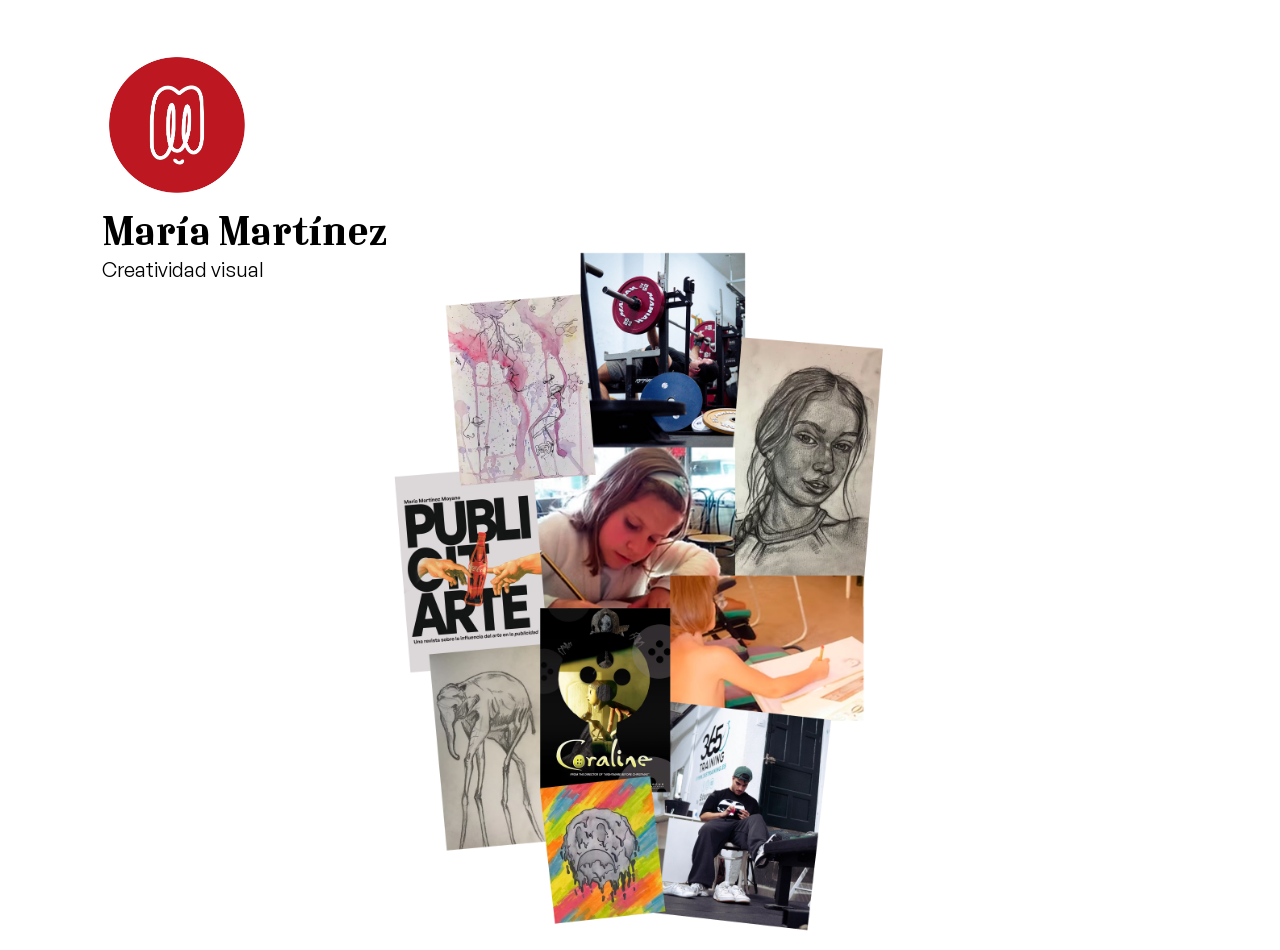
<file: index.html>
<!DOCTYPE html>
<html lang="en">

<head>
<meta charset="UTF-8">
<meta name="viewport" content="width=device-width, initial-scale=1.0">
<title>Document</title>
<link rel="stylesheet" href="styleindex.css">
</head>

<body>

<div class="logoyminombre">
    <img class="logoportada" src="assets/logo circular.webp" alt="milogo">
    <h1>María Martínez</h1>
    <p>Creatividad visual</p>
</div>

<div class="imagencentral">
     <a href="portfolio.html" class="clicable">
        <img src="assets/imagenportada.avif" alt="algunos trabajos">
    </a>
    <span class="mensaje-clic">Pincha en la imagen</span>
</div>
</body>
</html>
</file>
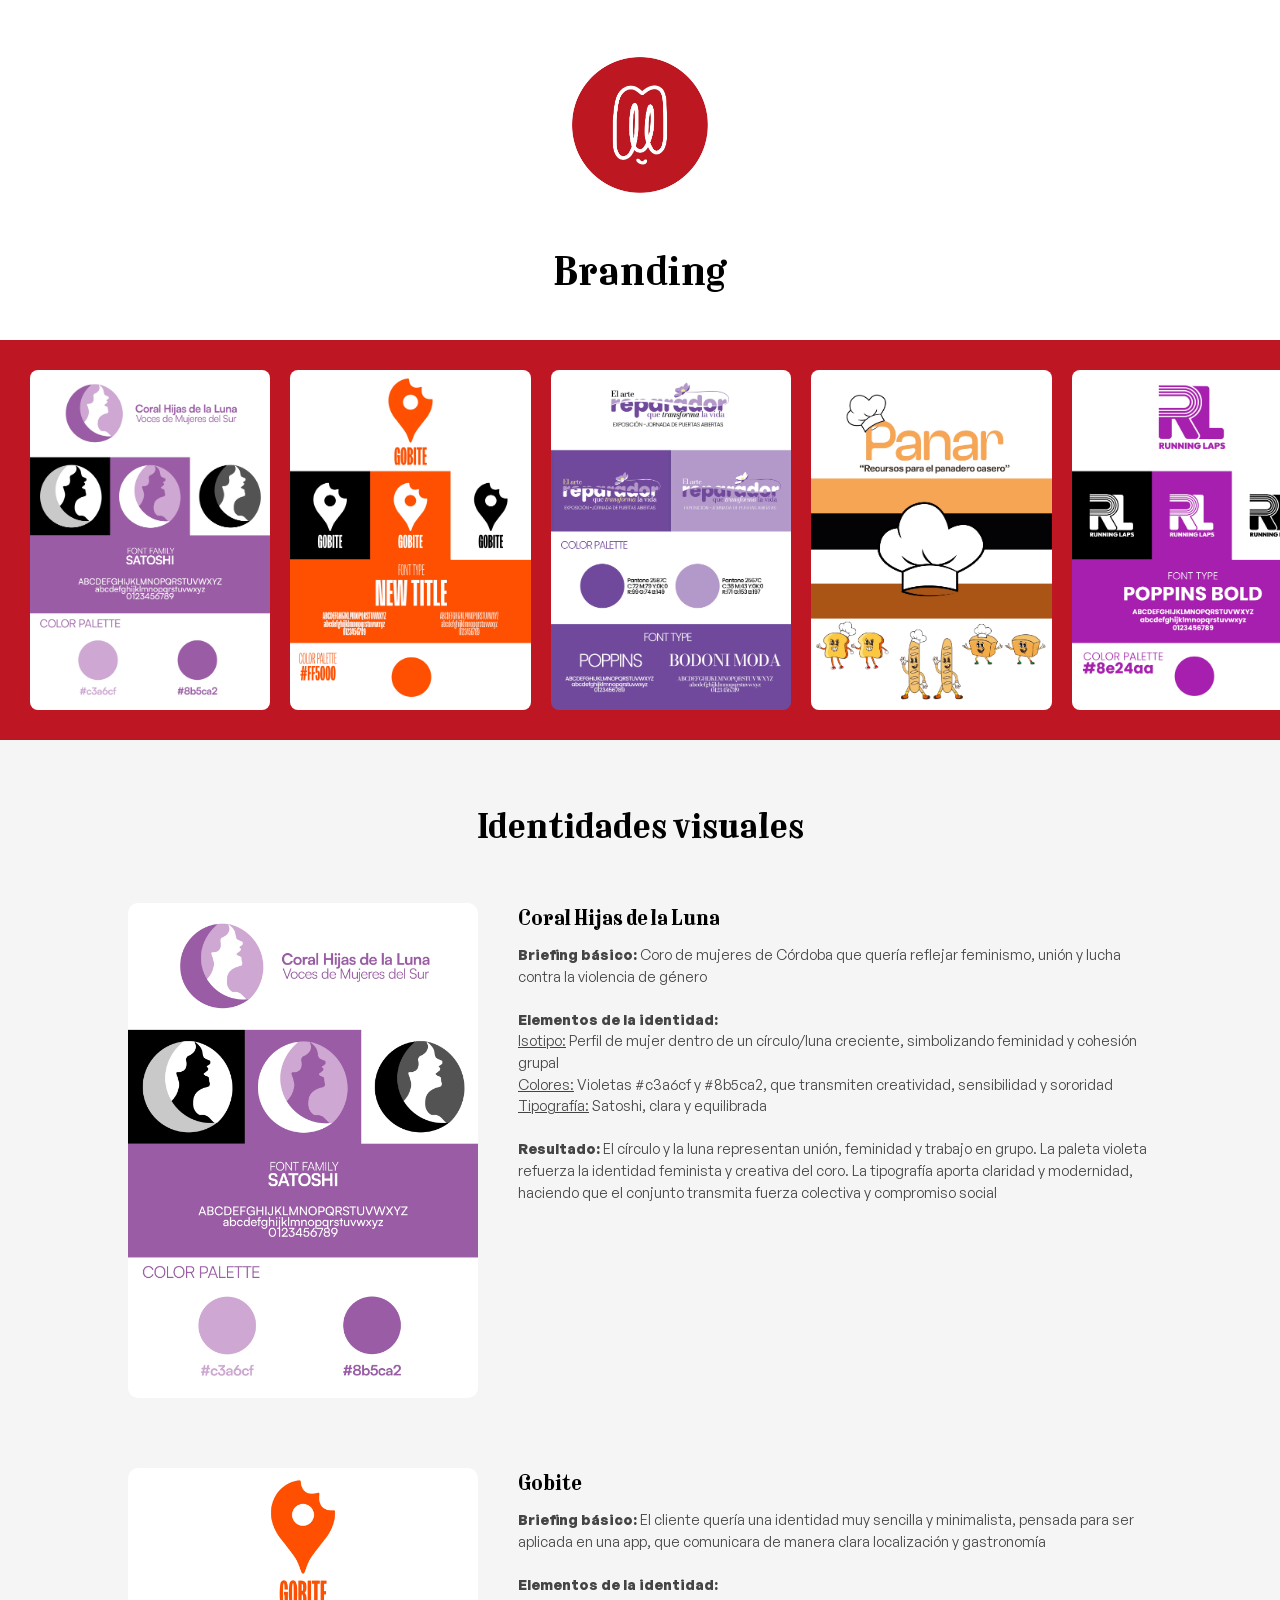
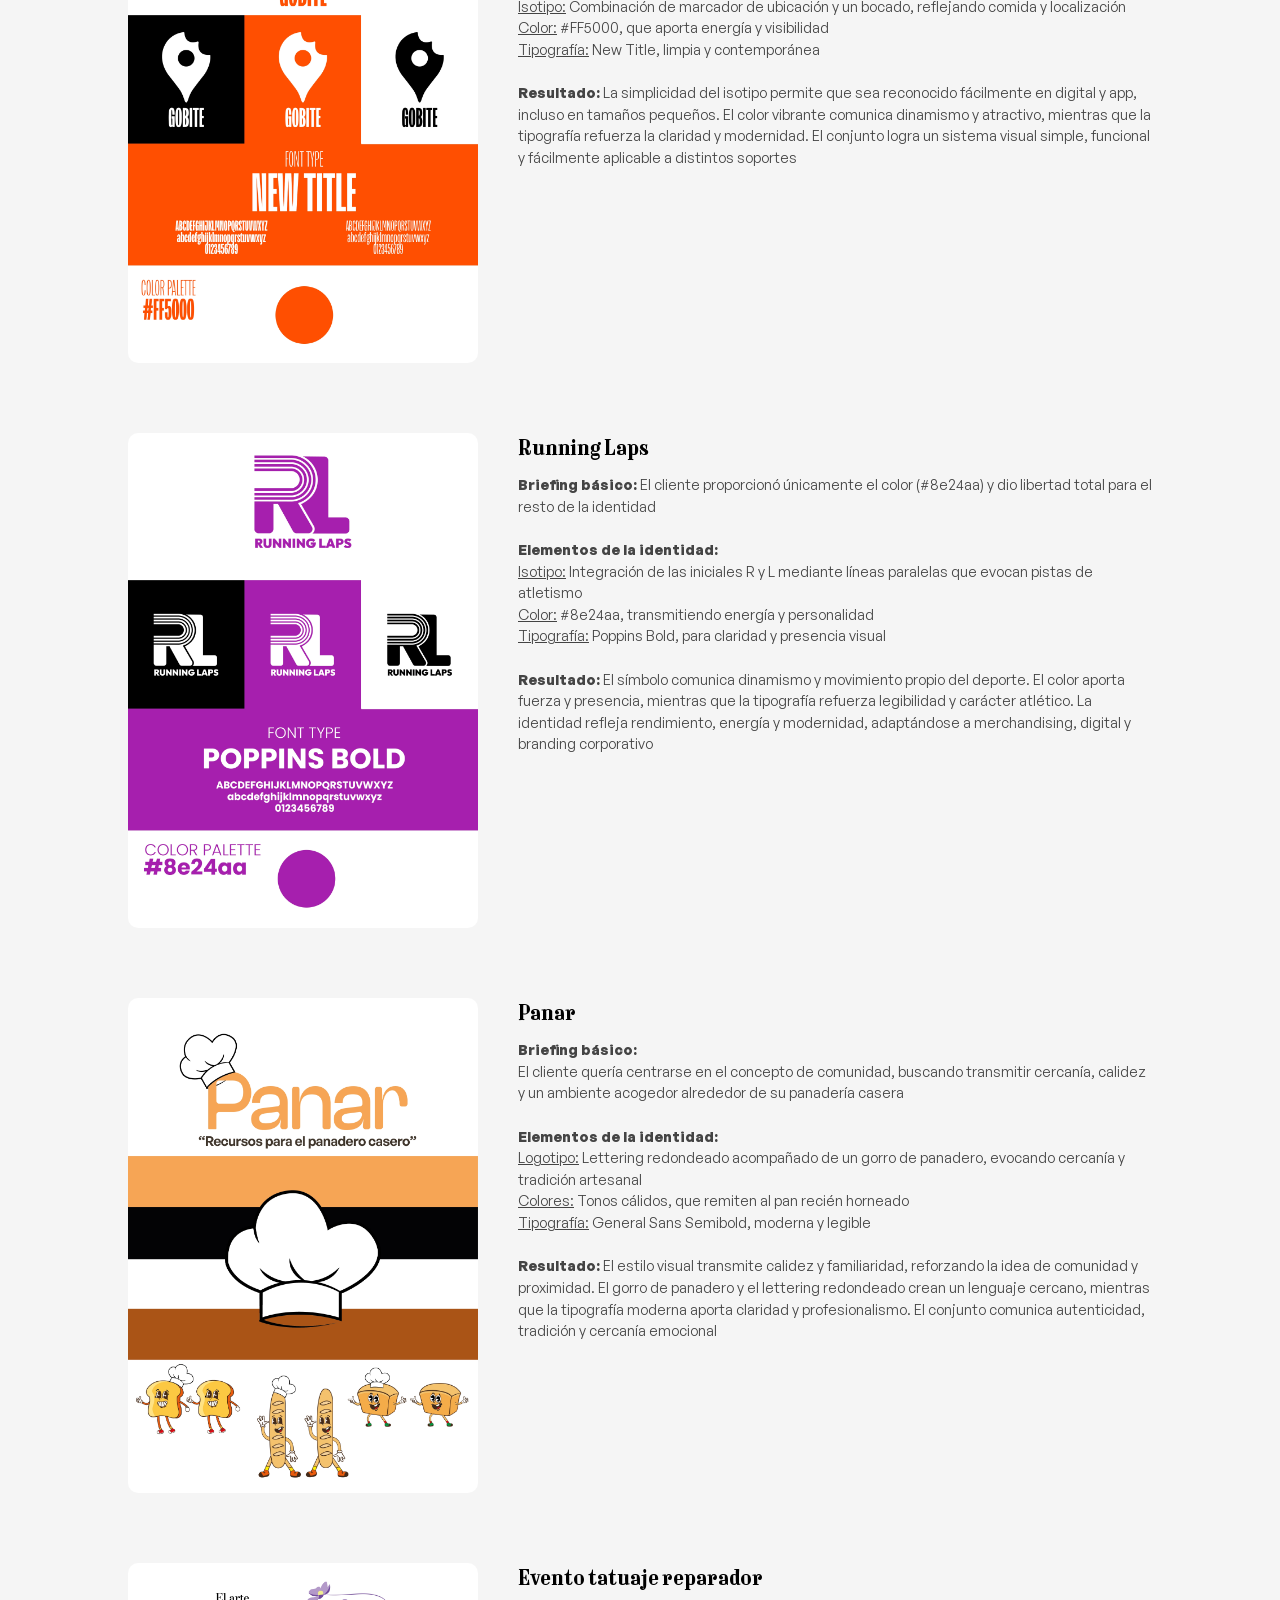
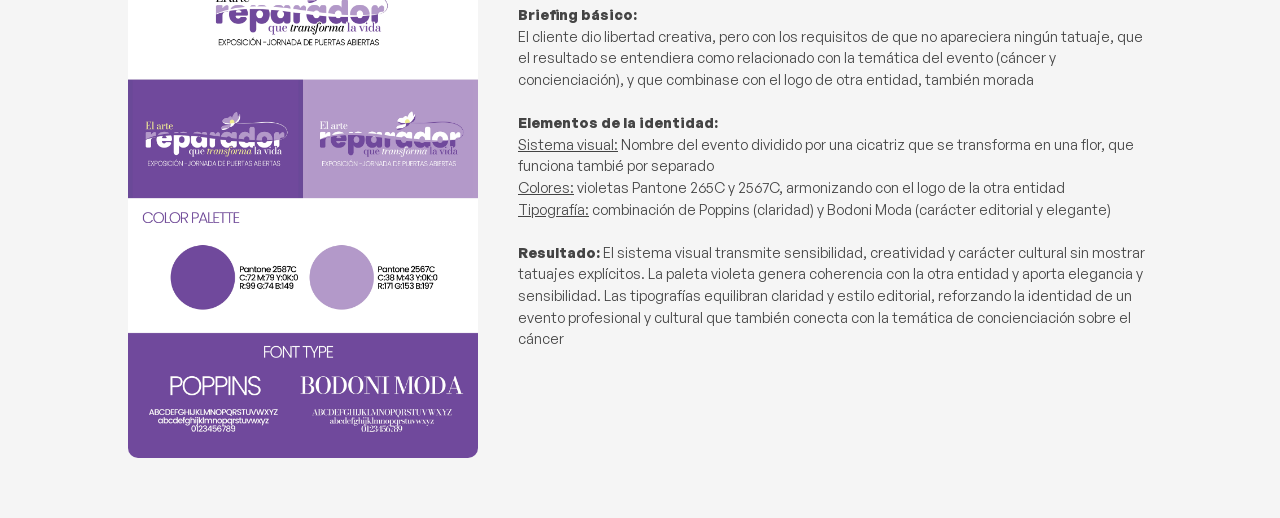
<file: branding.html>
<!DOCTYPE html>
<html lang="en">

<head>
    <meta charset="UTF-8">
    <meta name="viewport" content="width=device-width, initial-scale=1.0">
    <title>Branding</title>
    <link rel="stylesheet" href="stylebranding.css">
</head>

<body>

    <!-- logo -->
    <div class="logoportada">
        <a href="portfolio.html">
            <img class="logoportada2" src="assets/logo circular.webp" alt="milogo">
        </a>
    </div>

    <!-- cabecera -->
    <div class="cabecera">
        <h1>Branding</h1>
    </div>

    <!-- carrusel -->
    <section class="contenedorimagenes">
        <img src="assets/Identidad visual.avif" alt="Branding" class="imagenproyecto">
        <img src="assets/identidad3.avif" alt="Branding" class="imagenproyecto">
        <img src="assets/identidad2 png.avif" alt="Branding" class="imagenproyecto">
        <img src="assets/IDENTIDAD PANAR.avif" alt="Branding" class="imagenproyecto">
        <img src="assets/IDENTIDAD.webp" alt="Branding" class="imagenproyecto">

    </section>


    <!-- SECCIÓN IDENTIDADES -->
    <div class="habilidadcarteleria">

        <h2>Identidades visuales</h2>

        <div class="gridcarteles">

            <div class="cartel">
                <img src="assets/Identidad visual.avif" alt="Branding">

                <div class="texto">
                    <h3>Coral Hijas de la Luna</h3>
                    <p>
                        <strong>Briefing básico:</strong>
                        Coro de mujeres de Córdoba que quería reflejar feminismo, unión y lucha contra la violencia de
                        género <br><br>

                        <strong>Elementos de la identidad:</strong> <br>

                        <u>Isotipo:</u> Perfil de mujer dentro de un círculo/luna creciente, simbolizando
                        feminidad y cohesión
                        grupal <br>

                        <u>Colores:</u> Violetas #c3a6cf y #8b5ca2, que transmiten creatividad, sensibilidad
                        y sororidad <br>

                       <u>Tipografía:</u> Satoshi, clara y equilibrada <br><br>

                        <strong>Resultado:</strong>
                        El círculo y la luna representan unión, feminidad y trabajo en grupo. La paleta violeta refuerza
                        la identidad feminista y creativa del coro. La tipografía aporta claridad y modernidad, haciendo
                        que el conjunto transmita fuerza colectiva y compromiso social
                    </p>
                </div>
            </div>

            <div class="cartel">
                <img src="assets/identidad3.avif" alt="Branding">

                <div class="texto">
                    <h3>Gobite</h3>
                    <p>
                        <strong>Briefing básico:</strong>
                        El cliente quería una identidad muy sencilla y minimalista, pensada para ser aplicada en una
                        app, que comunicara de manera clara localización y gastronomía <br><br>

                        <strong>Elementos de la identidad: <br></strong>

                        <u>Isotipo:</u> Combinación de marcador de ubicación y un bocado, reflejando comida y
                        localización <br>

                        <u>Color:</u> #FF5000, que aporta energía y visibilidad <br>

                        <u>Tipografía:</u> New Title, limpia y contemporánea <br><br>

                        <strong>Resultado:</strong>
                        La simplicidad del isotipo permite que sea reconocido fácilmente en digital y app, incluso en
                        tamaños pequeños. El color vibrante comunica dinamismo y atractivo, mientras que la tipografía
                        refuerza la claridad y modernidad. El conjunto logra un sistema visual simple, funcional y
                        fácilmente aplicable a distintos soportes
                    </p>
                </div>
            </div>

            <div class="cartel">
                <img src="assets/IDENTIDAD.webp" alt="Branding">

                <div class="texto">
                    <h3>Running Laps</h3>
                    <p> <strong>Briefing básico:</strong>
                        El cliente proporcionó únicamente el color (#8e24aa) y dio libertad total para el resto de la
                        identidad <br><br>

                        <strong>Elementos de la identidad: <br></strong>

                        <u>Isotipo:</u> Integración de las iniciales R y L mediante líneas paralelas que
                        evocan pistas de
                        atletismo <br>

                        <u>Color:</u> #8e24aa, transmitiendo energía y personalidad <br>

                        <u>Tipografía:</u> Poppins Bold, para claridad y presencia visual <br><br>

                        <strong>Resultado:</strong>
                        El símbolo comunica dinamismo y movimiento propio del deporte. El color aporta fuerza y
                        presencia, mientras que la tipografía refuerza legibilidad y carácter atlético. La identidad
                        refleja rendimiento, energía y modernidad, adaptándose a merchandising, digital y branding
                        corporativo
                    </p>
                </div>
            </div>

            <div class="cartel">
                <img src="assets/IDENTIDAD PANAR.avif" alt="Branding">

                <div class="texto">
                    <h3>Panar</h3>
                    <p>
                        <strong>Briefing básico:</strong> <br>
                        El cliente quería centrarse en el concepto de comunidad, buscando transmitir cercanía, calidez y
                        un ambiente acogedor alrededor de su panadería casera <br><br>

                        <strong>Elementos de la identidad:</strong> <br>

                        <u>Logotipo:</u> Lettering redondeado acompañado de un gorro de panadero, evocando
                        cercanía y tradición
                        artesanal <br>

                        <u>Colores:</u> Tonos cálidos, que remiten al pan recién horneado <br>

                        <u>Tipografía:</u> General Sans Semibold, moderna y legible <br><br>

                        <strong>Resultado:</strong>
                        El estilo visual transmite calidez y familiaridad, reforzando la idea de comunidad y proximidad.
                        El gorro de panadero y el lettering redondeado crean un lenguaje cercano, mientras que la
                        tipografía moderna aporta claridad y profesionalismo. El conjunto comunica autenticidad,
                        tradición y cercanía emocional
                    </p>
                </div>
            </div>

            <div class="cartel">
                <img src="assets/identidad2 png.avif" alt="Branding">

                <div class="texto">
                    <h3>Evento tatuaje reparador</h3>
                    <p>
                        <strong>Briefing básico:</strong> <br>
                        El cliente dio libertad creativa, pero con los requisitos de que no apareciera ningún tatuaje,
                        que el resultado se entendiera como relacionado con la temática del evento (cáncer y
                        concienciación), y que combinase con el logo de otra entidad, también morada <br><br>

                         <strong>Elementos de la identidad:</strong><br>

                        <u>Sistema visual:</u> Nombre del evento dividido por una cicatriz que se transforma en una flor, que funciona tambié por separado <br>

                       <u>Colores:</u>  violetas Pantone 265C y 2567C, armonizando con el logo de la otra entidad <br>

                        <u>Tipografía:</u> combinación de Poppins (claridad) y Bodoni Moda (carácter editorial y elegante) <br><br>

                       <strong>Resultado:</strong> 
                        El sistema visual transmite sensibilidad, creatividad y carácter cultural sin mostrar tatuajes
                        explícitos. La paleta violeta genera coherencia con la otra entidad y aporta elegancia y
                        sensibilidad. Las tipografías equilibran claridad y estilo editorial, reforzando la identidad de
                        un evento profesional y cultural que también conecta con la temática de concienciación sobre el
                        cáncer
                    </p>
                </div>
            </div>

        </div>
    </div>


    <!-- VISOR -->
    <div id="visor">
        <span id="cerrar">&times;</span>
        <img id="imagenGrande">
    </div>
    
<!-- BOTON -->
<button id="volverarriba">↑</button>

    <script>
    const imagenes = document.querySelectorAll(".imagenproyecto");
    const visor = document.getElementById("visor");
    const imagenGrande = document.getElementById("imagenGrande");
    const cerrar = document.getElementById("cerrar");
    const btn = document.getElementById("volverarriba");

    imagenes.forEach(img => {
        img.addEventListener("click", () => {
            visor.style.display = "flex";
            imagenGrande.src = img.src;
        });
    });

    cerrar.addEventListener("click", () => {
        visor.style.display = "none";
    });

    window.addEventListener('scroll', function () {
        if (window.scrollY > 300) {
            btn.style.opacity = '1';
        } else {
            btn.style.opacity = '0';
        }
    });

    btn.addEventListener('click', function () {
        window.scrollTo({ top: 0, behavior: 'smooth' });
    });
</script>

</body>

</html>
</file>
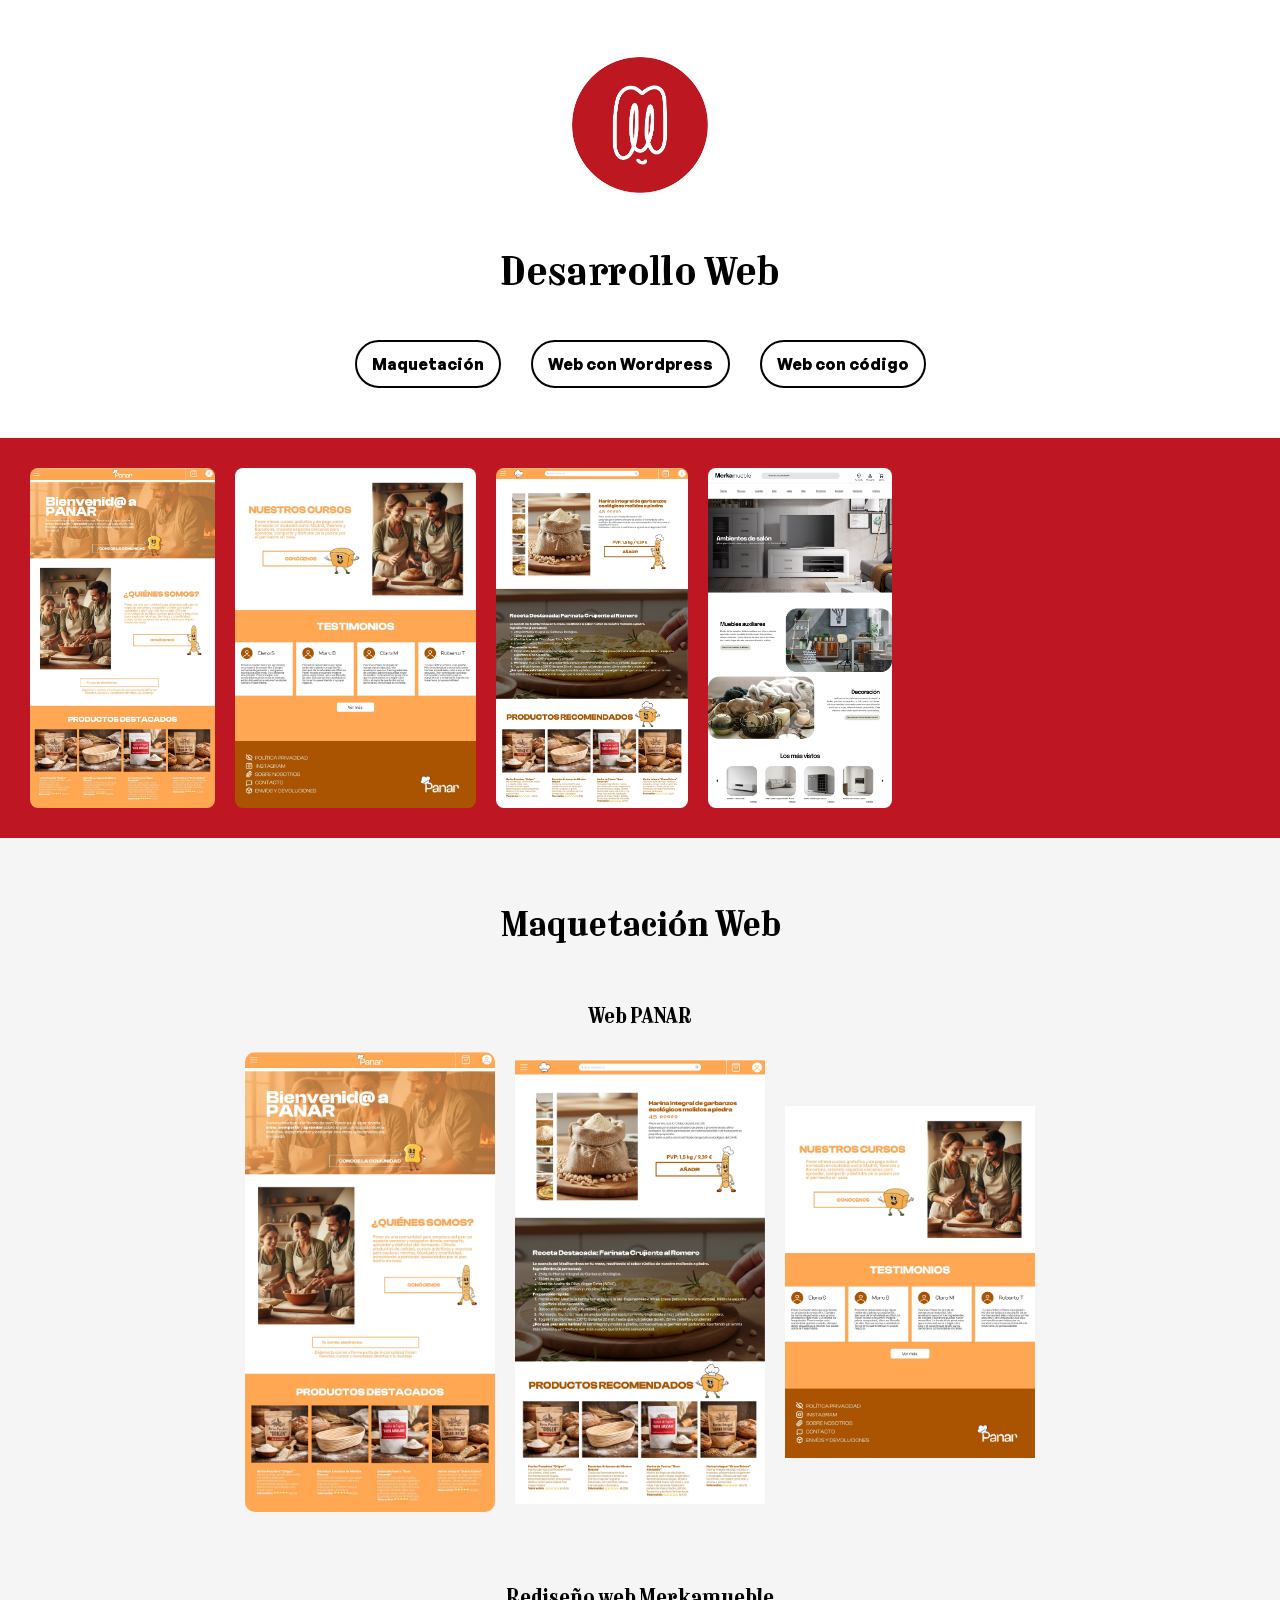
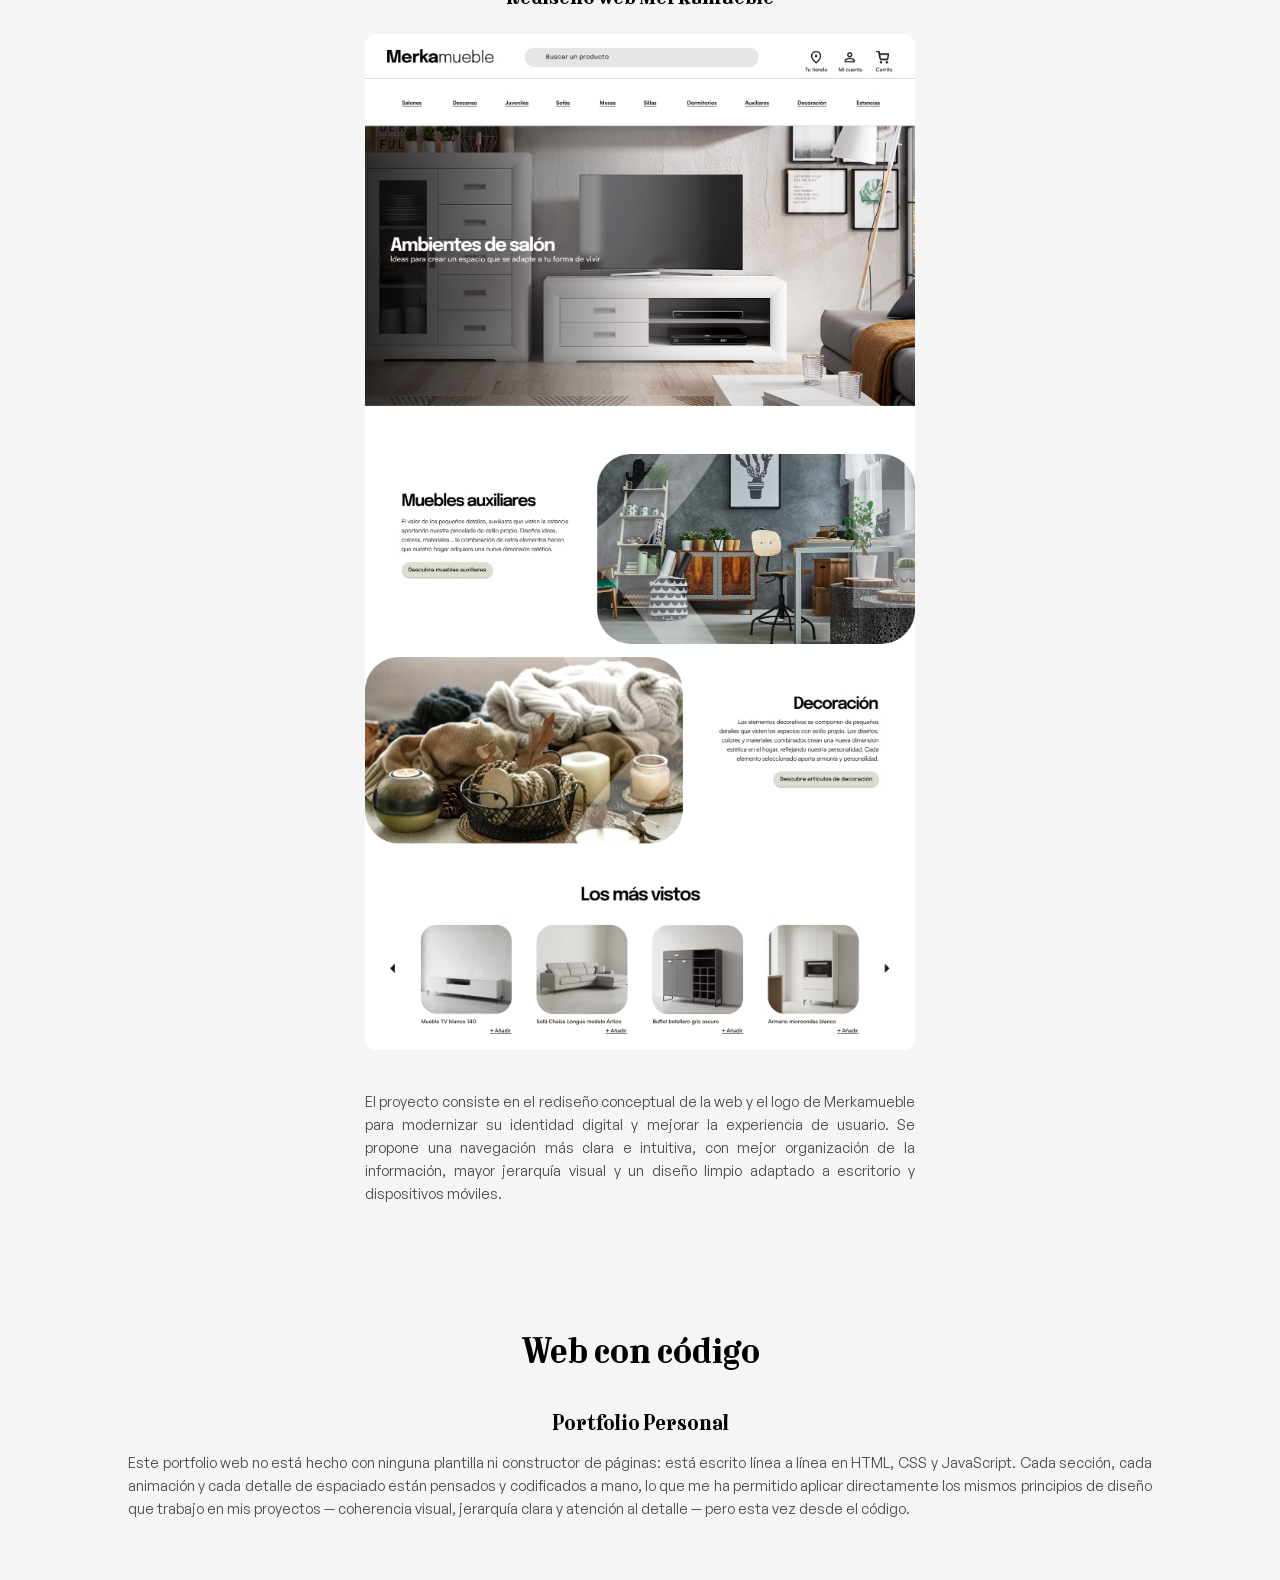
<file: desarrollo-web.html>
<!DOCTYPE html>
<html lang="es">

<head>
    <meta charset="UTF-8">
    <meta name="viewport" content="width=device-width, initial-scale=1.0">
    <title>Desarrollo Web</title>
    <link rel="stylesheet" href="styledesarrolloweb.css">
</head>

<body>

    <!-- logo -->
    <div class="logoportada">
        <a href="portfolio.html">
            <img class="logoportada2" src="assets/logo circular.webp" alt="milogo">
        </a>
    </div>

    <!-- cabecera -->
    <div class="cabecera">
        <h1>Desarrollo Web</h1>
    </div>

    <nav class="indice">
        <div class="boton1"><a href="#indicemaquetacion">Maquetación</a></div>
        <div class="boton3"><a href="#wordpress">Web con Wordpress</a></div>
        <div class="boton2"><a href="#indicecodigo">Web con código</a></div>
    </nav>

    <!-- carrusel -->
    <section class="contenedorimagenes">
        <img src="assets/Desktop - 1 1.avif" alt="Desarrollo Web" class="imagenproyecto">
        <img src="assets/Desktop - 1 2.avif" alt="Desarrollo Web" class="imagenproyecto">
        <img src="assets/Desktop - 2 copia.webp" alt="Desarrollo Web" class="imagenproyecto">
        <img src="assets/merkamueble 1.avif" alt="Desarrollo Web" class="imagenproyecto">
    </section>

    <!-- SECCIÓN MAQUETACIÓN -->
    <div class="habilidadmaquetacion">

        <h2>Maquetación Web</h2>

        <div class="gridcarteles">

            <!-- PANAR: título + imágenes en fila -->
            <div class="cartel cartel-maquetacion" id="indicemaquetacion">
                <div class="texto">
                    <h3>Web PANAR</h3>
                </div>
                <div class="imagenes-maquetacion">
                    <img src="assets/Desktop - 1 1.avif" alt="Desarrollo Web" class="imagenproyecto">
                    <img src="assets/Desktop - 2 copia.webp" alt="Desarrollo Web" class="imagenproyecto">
                    <img src="assets/Desktop - 1 2.avif" alt="Desarrollo Web" class="imagenproyecto">
                </div>
            </div>

            <!-- MERKAMUEBLE: título + imagen + párrafo -->
            <div class="cartel cartel-centrado">
                <h3>Rediseño web Merkamueble</h3>
                <img src="assets/merkamueble 1.avif" alt="Desarrollo Web" class="imagenproyecto">
                <p>
                    El proyecto consiste en el rediseño conceptual de la web y el logo de Merkamueble para
                    modernizar su identidad digital y mejorar la experiencia de usuario.
                    Se propone una navegación más clara e intuitiva, con mejor organización de la información, mayor
                    jerarquía visual y un diseño limpio adaptado a escritorio y dispositivos móviles.
                </p>
            </div>

        </div>
    </div>

    <!-- SECCIÓN CÓDIGO -->
    <div class="habilidadcodigo" id="indicecodigo">
        <h2>Web con código</h2>

        <div class="gridcarteles">

            <div class="cartelcodigo">
                <div class="texto">
                    <h3>Portfolio Personal</h3>
                    <p>
                        Este portfolio web no está hecho con ninguna plantilla ni constructor de páginas: está escrito línea
                        a línea en HTML, CSS y JavaScript. Cada sección, cada animación y cada detalle de espaciado
                        están pensados y codificados a mano, lo que me ha permitido aplicar directamente los mismos
                        principios de diseño que trabajo en mis proyectos — coherencia visual, jerarquía clara y
                        atención al detalle — pero esta vez desde el código.
                    </p>
                </div>
            </div>

        </div>
    </div>

    <!-- VISOR -->
    <div id="visor">
        <span id="cerrar">&times;</span>
        <img id="imagenGrande" alt="Imagen ampliada">
    </div>

    <!-- BOTÓN -->
    <button id="volverarriba">↑</button>

    <script>
        const imagenes = document.querySelectorAll(".imagenproyecto");
        const visor = document.getElementById("visor");
        const imagenGrande = document.getElementById("imagenGrande");
        const cerrar = document.getElementById("cerrar");
        const btn = document.getElementById("volverarriba");

        imagenes.forEach(img => {
            img.addEventListener("click", () => {
                visor.style.display = "flex";
                imagenGrande.src = img.src;
            });
        });

        cerrar.addEventListener("click", () => {
            visor.style.display = "none";
        });

        window.addEventListener('scroll', function () {
            btn.style.opacity = window.scrollY > 300 ? '1' : '0';
        });

        btn.addEventListener('click', function () {
            window.scrollTo({ top: 0, behavior: 'smooth' });
        });
    </script>

</body>
</html>
</file>
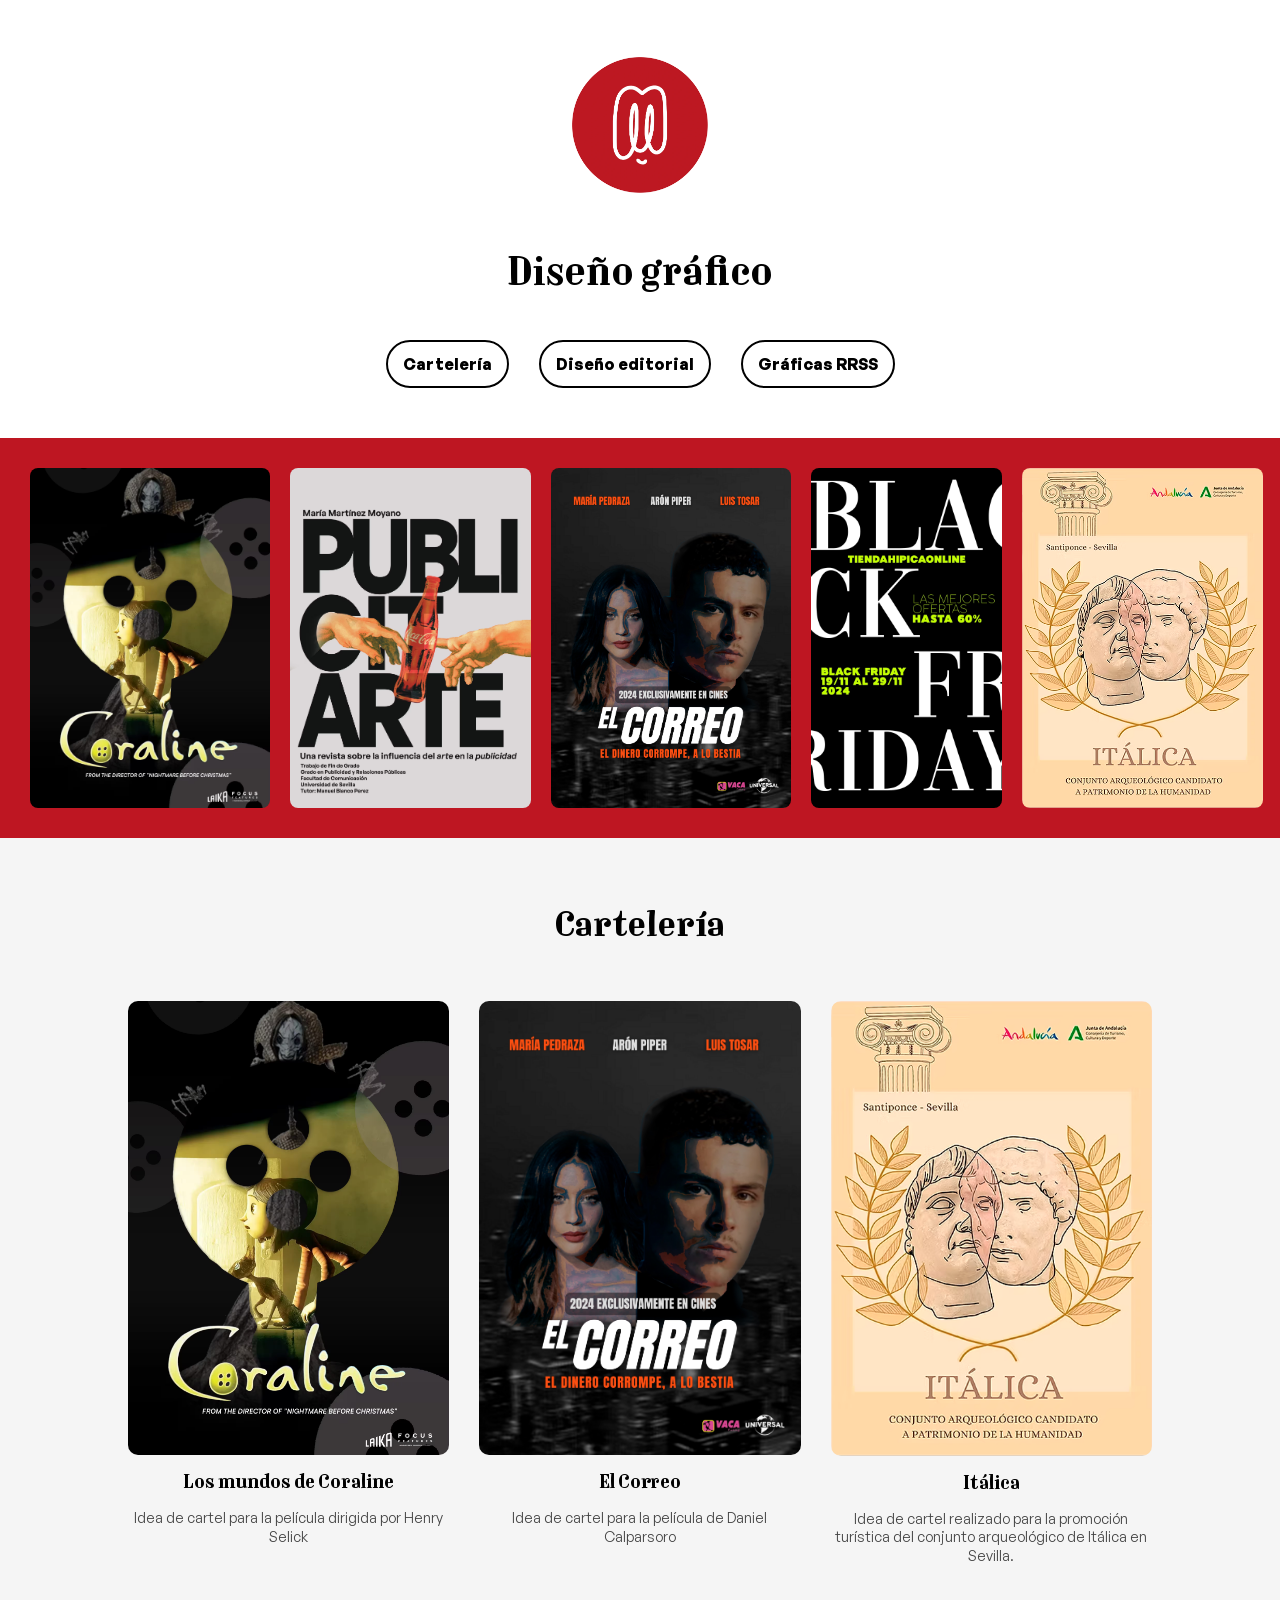
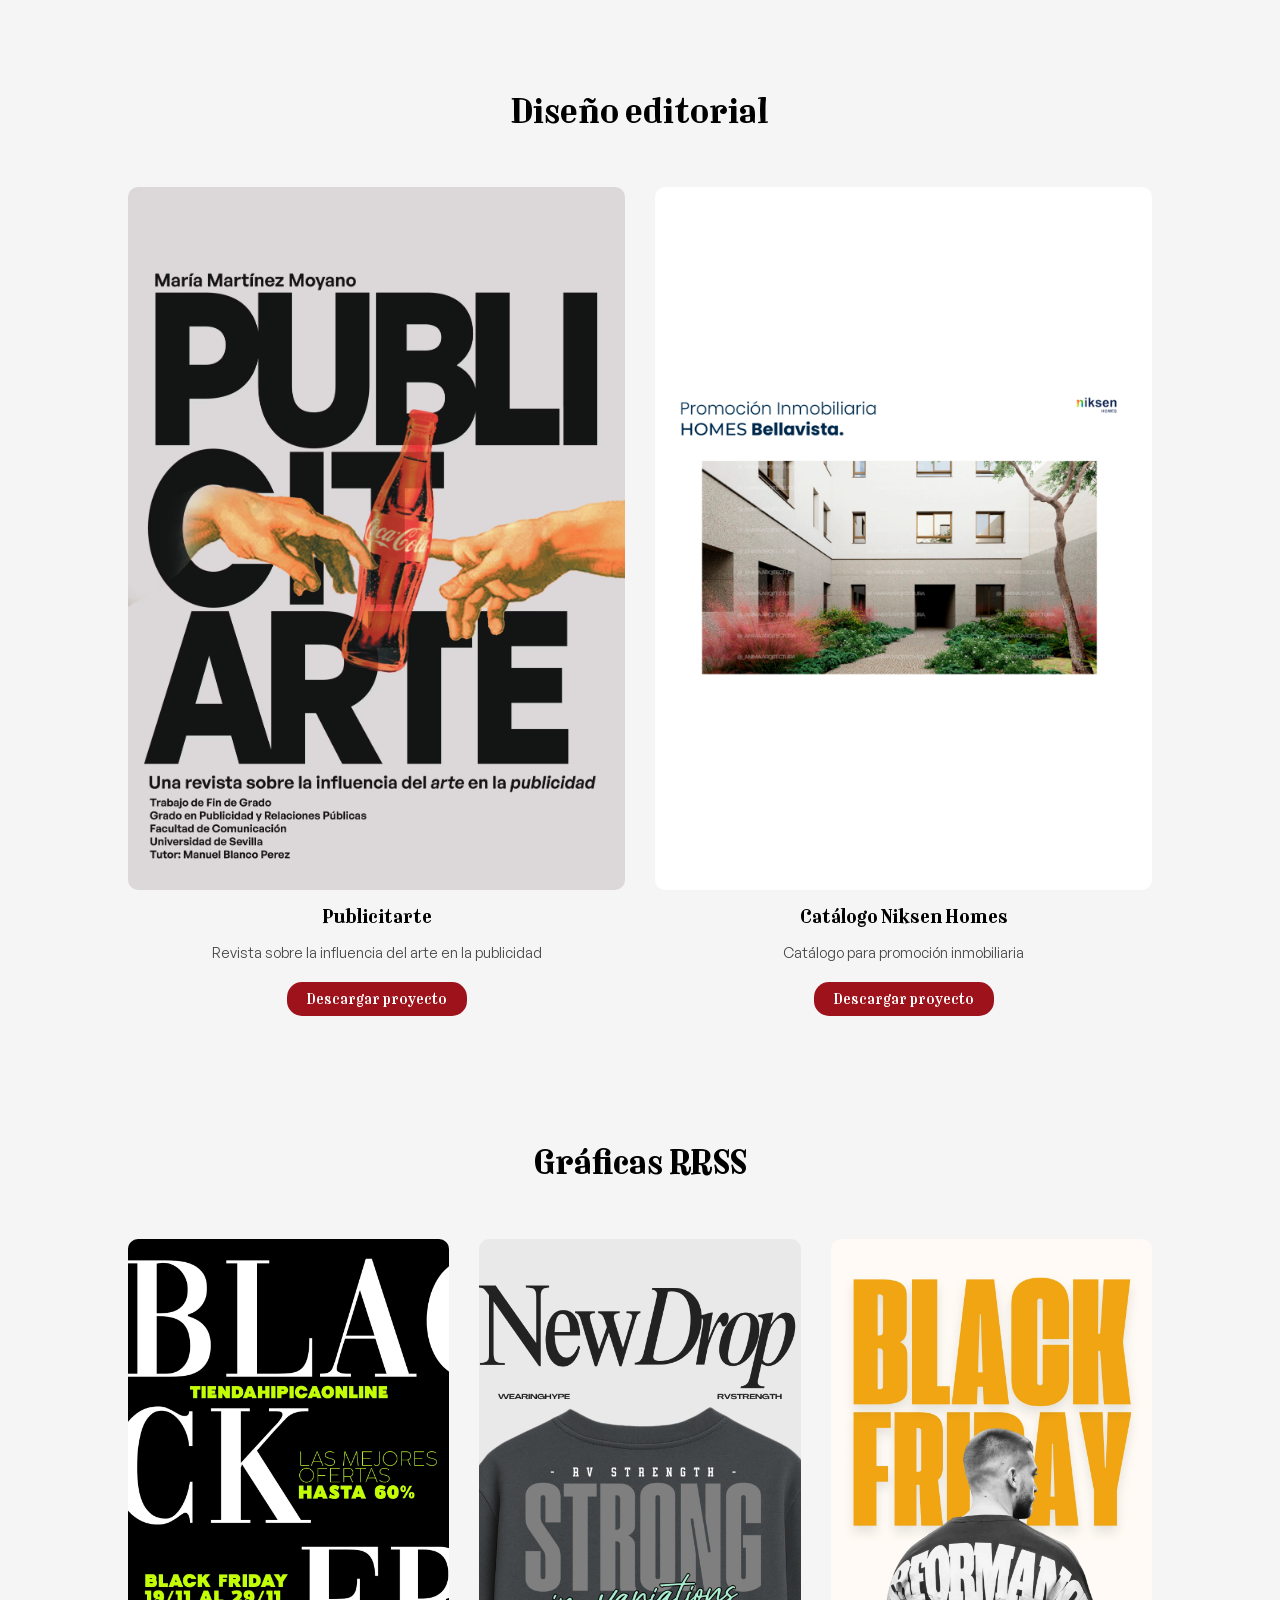
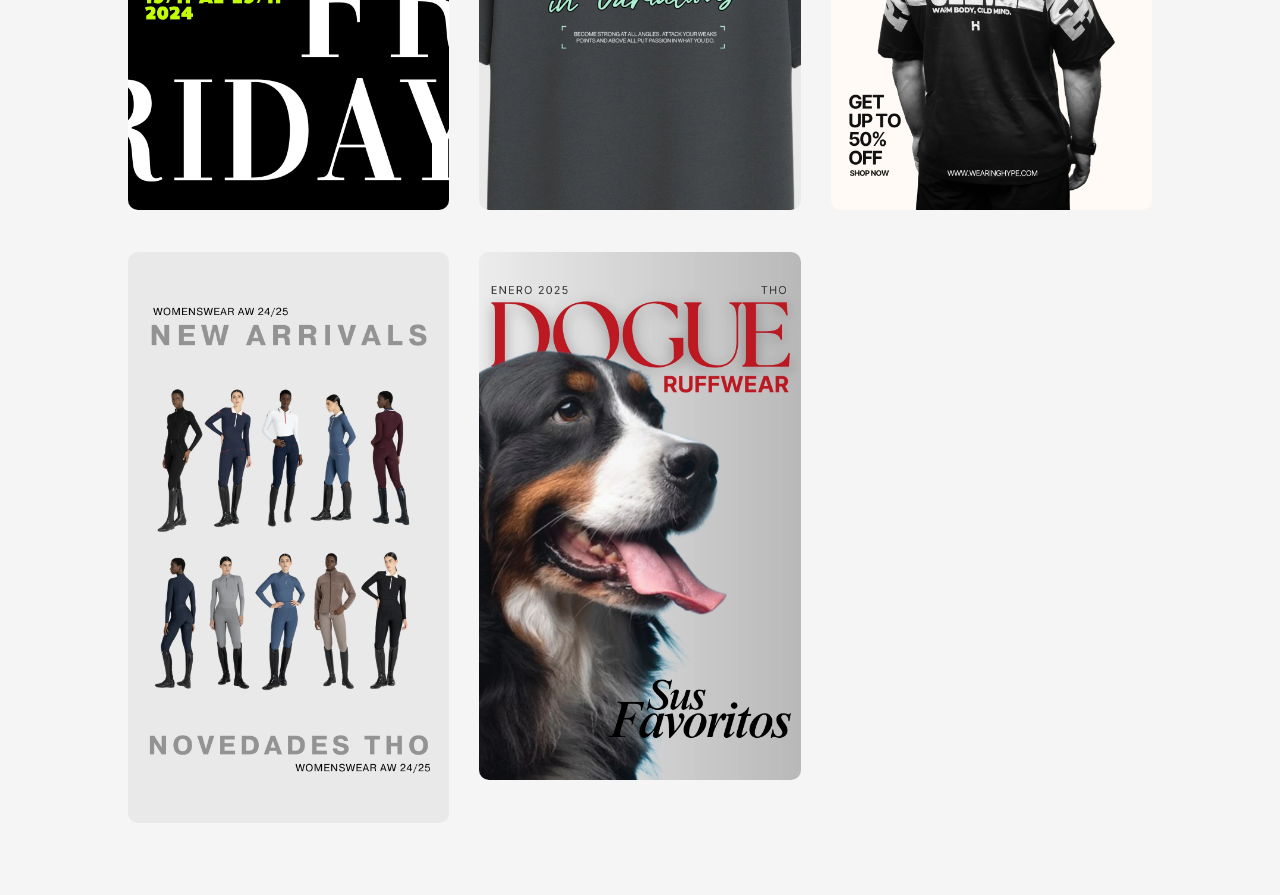
<file: diseno-grafico.html>
<!DOCTYPE html>
<html lang="en">

<head>
    <meta charset="UTF-8">
    <meta name="viewport" content="width=device-width, initial-scale=1.0">
    <title>Diseño gráfico</title>
    <link rel="stylesheet" href="styledisenografico.css">
</head>

<body>
    <!-- logo -->
    <div class="logoportada">
        <a href="portfolio.html">
            <img class="logoportada2" src="assets/logo circular.webp" alt="milogo">
        </a>
    </div>
    <!-- cabecera -->
    <div class="cabecera">
        <h1>Diseño gráfico</h1>
    </div>
    <nav class="indice">
        <div class="boton1"><a href="#indicecarteleria">Cartelería</a></div>
        <div class="boton2"><a href="#editorial">Diseño editorial</a></div>
        <div class="boton3"><a href="#indicegraficasrrss">Gráficas RRSS</a></div>
    </nav>
    <!-- carrusel -->
    <section class="contenedorimagenes">
        <img src="assets/CARTEL 2.avif" alt="Cartel Coraline" class="imagenproyecto">
        <img src="assets/TFG FINAL POR PLIEGOS_page-0001.avif" alt="Revista Arte y Publicidad" class="imagenproyecto">
        <img src="assets/EL CORREO (1).avif" alt="Cartel El Correo" class="imagenproyecto">
        <img src="assets/Sin título-2.webp" alt="Gráfica rrss" class="imagenproyecto">
        <img src="assets/italica.webp" alt="Cartel Italica" class="imagenproyecto">
        <img src="assets/HISTORIAS.webp" alt="Gráfica rrss" class="imagenproyecto">
        <img src="assets/¡NEWSLETTER!.webp" alt="Portada newsletter" class="imagenproyecto">
        <img src="assets/Historias instagram 2.webp" alt="Gráfica rrss" class="imagenproyecto">
        <img src="assets/HISTORIAS (4).webp" alt="Gráfica rrss" class="imagenproyecto">
        <img src="assets/banner movil cyber monday.webp" alt="Banner móvil" class="imagenproyecto">
        <img src="assets/portada bellavista.webp" alt="Portada catálogo inmobiliario" class="imagenproyecto">
        <img src="assets/Banner HOME version escritorio copia.webp" alt="Banner HOME" class="imagenproyecto">

    </section>
    <!-- secciones -->
    <!-- seccioncarteleria -->
    <div class="secciones">
        <div class="habilidadcarteleria" id="indicecarteleria">

            <h2>Cartelería</h2>

            <div class="gridcarteles">

                <div class="cartel">
                    <img src="assets/CARTEL 2.avif" alt="Cartel Coraline">
                    <h3>Los mundos de Coraline</h3>
                    <p>Idea de cartel para la película dirigida por Henry Selick</p>
                </div>

                <div class="cartel">
                    <img src="assets/EL CORREO (1).avif" alt="Cartel El Correo">
                    <h3>El Correo</h3>
                    <p>Idea de cartel para la película de Daniel Calparsoro</p>
                </div>

                <div class="cartel">
                    <img src="assets/italica.webp" alt="Cartel Italica">
                    <h3>Itálica</h3>
                    <p>Idea de cartel realizado para la promoción turística del conjunto arqueológico de Itálica en
                        Sevilla.</p>
                </div>

            </div>
            <!-- seccioneditorial -->
        </div>
        <div class="habilidadeditorial" id="editorial">

            <h2>Diseño editorial</h2>

            <div class="gridcarteles">
                <div class="cartel">
                    <img src="assets/TFG FINAL POR PLIEGOS_page-0001.avif" alt="Revista Arte y Publicidad">
                    <h3>Publicitarte</h3>
                    <p>Revista sobre la influencia del arte en la publicidad</p>
                    <a href="assets/TFG FINAL POR PLIEGOS.pdf" download class="boton-descarga">
                        Descargar proyecto
                    </a>


                </div>
                <div class="cartel">
                    <img src="assets/portada bellavista.webp" alt="catalogo inmobiliario">
                    <h3>Catálogo Niksen Homes</h3>
                    <p>Catálogo para promoción inmobiliaria</p>
                    <a href="assets/promBellavista - DEFINITIVO.pdf" download class="boton-descarga">
                        Descargar proyecto
                    </a>
                </div>
            </div>
        </div>

        <!-- seccionrrss -->
        <div class="habilidadrrss" id="indicegraficasrrss">

            <h2>Gráficas RRSS</h2>

            <div class="gridcarteles">

                <div class="cartel">
                    <img src="assets/Sin título-2.webp" alt="Cartel Coraline">
                </div>

                <div class="cartel">
                    <img src="assets/HISTORIAS.webp" alt="Cartel El Correo">

                </div>

                <div class="cartel">
                    <img src="assets/HISTORIAS (4).webp" alt="Cartel Italica">

                </div>
                <div class="cartel">
                    <img src="assets/Historias instagram 2.webp" alt="Gráfica rrss">
                </div>


                <div class="cartel">
                    <img src="assets/¡NEWSLETTER!.webp" alt="Portada newsletter">
                </div>
            </div>
        </div>
    </div>

    <!-- Cierre de secciones -->

    <!-- VISOR -->

    <div id="visor">
        <span id="cerrar">&times;</span>
        <img id="imagenGrande">
    </div>
   <!-- BOTON -->
<button id="volverarriba">↑</button>

    <script>
    const imagenes = document.querySelectorAll(".imagenproyecto");
    const visor = document.getElementById("visor");
    const imagenGrande = document.getElementById("imagenGrande");
    const cerrar = document.getElementById("cerrar");
    const btn = document.getElementById("volverarriba");

    imagenes.forEach(img => {
        img.addEventListener("click", () => {
            visor.style.display = "flex";
            imagenGrande.src = img.src;
        });
    });

    cerrar.addEventListener("click", () => {
        visor.style.display = "none";
    });

    window.addEventListener('scroll', function () {
        if (window.scrollY > 300) {
            btn.style.opacity = '1';
        } else {
            btn.style.opacity = '0';
        }
    });

    btn.addEventListener('click', function () {
        window.scrollTo({ top: 0, behavior: 'smooth' });
    });
</script>

</body>

</html>
</file>
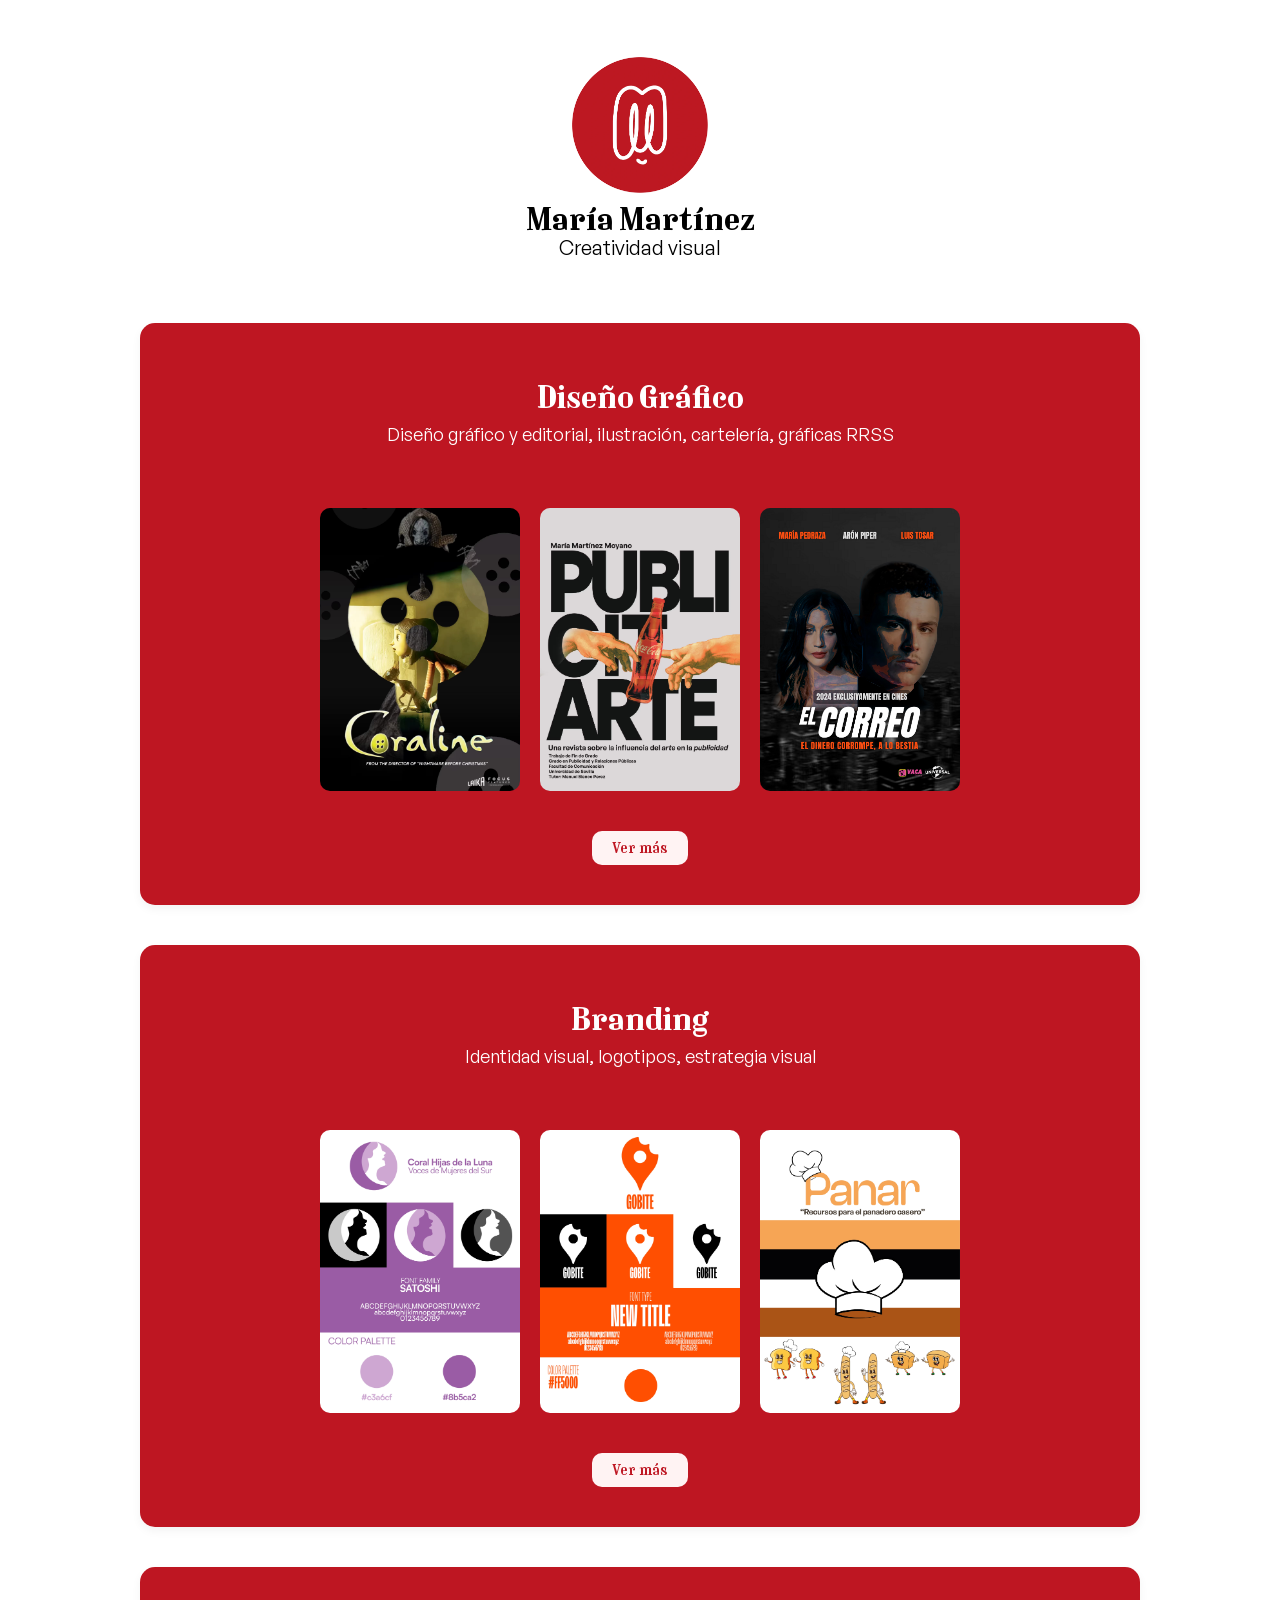
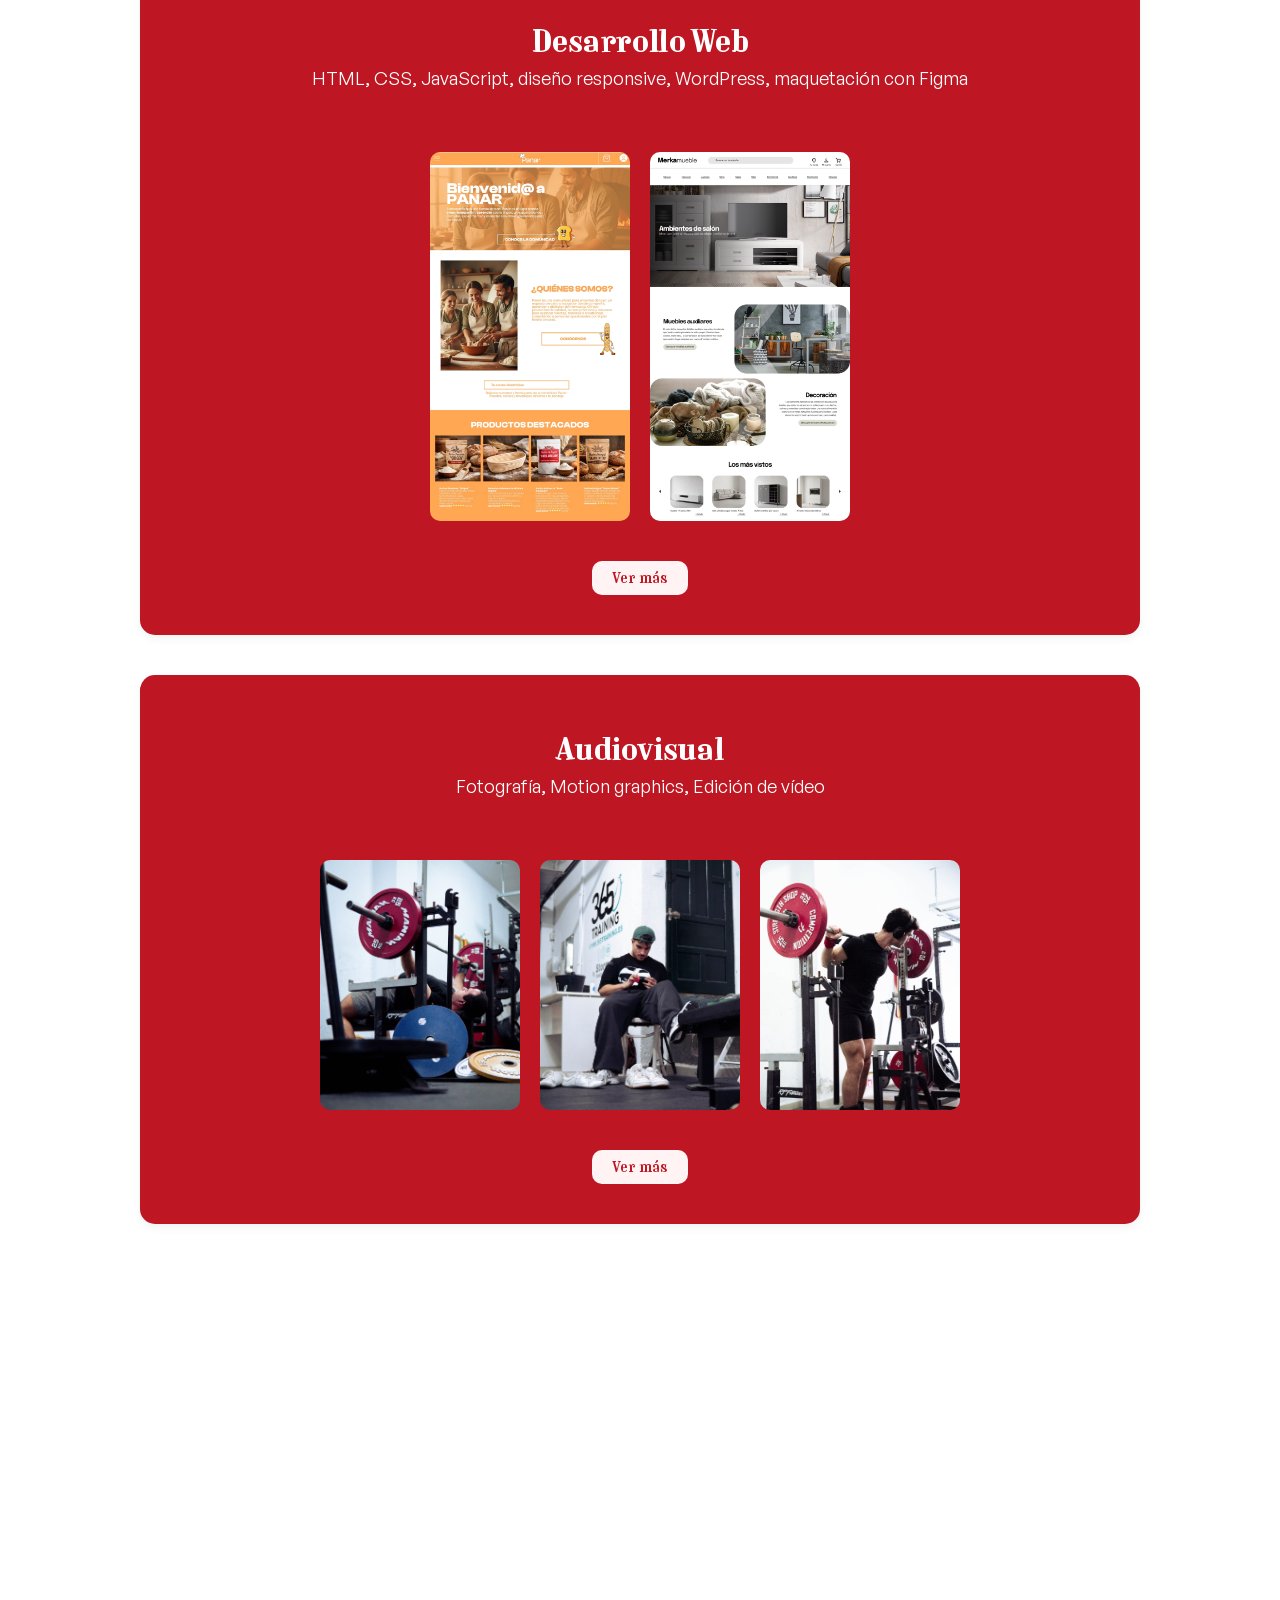
<file: portfolio.html>
<!DOCTYPE html>
<html lang="en">

<head>
    <meta charset="UTF-8">
    <meta name="viewport" content="width=device-width, initial-scale=1.0">
    <title>Paginaprincipal</title>
    <link rel="stylesheet" href="styleportfolio.css">
</head>

<body>


    <div class="logoyminombre2">
        <a href="index.html">
            <img class="logoportada2" src="assets/logo circular.webp" alt="milogo">
        </a>
        <h1>María Martínez</h1>
        <p>Creatividad visual</p>


    </div>
    <div class="tarjetas">

        <section class="habilidad diseno fade-element">
            <h2>Diseño Gráfico</h2>
            <p>Diseño gráfico y editorial, ilustración, cartelería, gráficas RRSS</p>
            <div class="imagenes">
                <img src="assets/CARTEL 2.avif" alt="Diseño Gráfico">
                <img src="assets/TFG FINAL POR PLIEGOS_page-0001.avif" alt="Diseño Gráfico">
                <img src="assets/EL CORREO (1).avif" alt="Diseño Gráfico">
            </div>
            <a href="diseno-grafico.html">  
                <button>Ver más</button>
            </a>

        </section>

        <section class="habilidad branding fade-element">
            <h2>Branding</h2>
            <p>Identidad visual, logotipos, estrategia visual</p>
            <div class="imagenes">
                <img src="assets/Identidad visual.avif" alt="Branding">
                <img src="assets/identidad3.avif" alt="Branding">
                <img src="assets/IDENTIDAD PANAR.avif" alt="Branding">
            </div>
              <a href="branding.html">  
                <button>Ver más</button>
            </a>

        </section>

        <section class="habilidad web fade-element">
            <h2>Desarrollo Web</h2>
            <p>HTML, CSS, JavaScript, diseño responsive, WordPress, maquetación con Figma</p>
            <div class="imagenes">
                <img src="assets/Desktop - 1 1.avif" alt="Desarrollo Web">
                <img src="assets/merkamueble 1.avif" alt="Desarrollo Web">
            </div>
            <a href="desarrollo-web.html"><button>Ver más</button></a> 
        </section>

        <section class="habilidad audiovisual fade-element">
            <h2>Audiovisual</h2>
            <p>Fotografía, Motion graphics, Edición de vídeo</p>
            <div class="imagenes">
                <img src="assets/DSC03032.avif" alt="audiovisual">
                <img src="assets/DSC03248.avif" alt="audiovisual">
                <img src="assets/DSC03342.avif" alt="audiovisual">
            </div>
            <a href="audiovisual.html"><button>Ver más</button></a>
        </section>
        <section class="habilidadcontacto">
            <section class="contacto fade-element">
                <h2>Contacto</h2>
                <p>Si has llegado hasta aquí, igual deberíamos hablar😉</p>
                <form class="formulario-contacto">

                    <label for="nombre">Nombre</label>
                    <input type="text" id="nombre" name="nombre" placeholder="Tu nombre" required>

                    <label for="email">Email</label>
                    <input type="email" id="email" name="email" placeholder="tuemail@gmail.com" required>

                    <label for="mensaje">Mensaje</label>
                    <textarea id="mensaje" name="mensaje" rows="5" placeholder="Cuéntame tu idea..."
                        required></textarea>

                    <button class="btn-enviar" type="submit">Enviar mensaje</button>

                </form>
            </section>
        </section>
    </div>
   <script>
   const animacionentrar = document.querySelectorAll(".fade-element");

const fadeObserver = new IntersectionObserver(
  (entries, observer) => {
    entries.forEach((entry) => {
      if (entry.isIntersecting) {
        entry.target.classList.add("show");
        observer.unobserve(entry.target); // deja de observarlo
      }
    });
  },
  {
    threshold: 0.3,
  }
);

animacionentrar.forEach((element) => {
  fadeObserver.observe(element);
});
 </script>

</body>

</html>
</file>
<file: styleindex.css>
/* RESET BÁSICO */

*,
*::before,
*::after {
    box-sizing: border-box;
    margin: 0;
    padding: 0;
}

html,
body {
    height: 100%;
}

@font-face {
    font-family: "Paquito";
    src: url("fonts/Paquito-Variable.woff2") format("woff2");
    font-weight: 300 700;
    font-style: normal;
    font-display: swap;
}

@font-face {
    font-family: "GeneralSans";
    src: url("fonts/GeneralSans-Variable.woff2") format("woff2");
    font-weight: 200 700;
    font-style: normal;
    font-display: swap;
}

body {
    line-height: 1.5;
    -webkit-font-smoothing: antialiased;
}

/* MEDIA */

img,
picture,
video,
canvas,
svg {
    display: block;
    max-width: 100%;
    height: auto;
}

a {
    text-decoration: none;
    color: inherit;
}

/* LOGO Y NOMBRE */

.logoyminombre {
    display: flex;
    flex-direction: column;
    align-items: flex-start;
    text-align: left;
    margin-left: 8vw;
    margin-top: 50px;
    margin-bottom: 40px;
}

.logoportada {
    width: 150px;
}


.logoyminombre h1 {
    font-family: "Paquito", system-ui, sans-serif;
    font-size: clamp(28px, 4vw, 40px);
}

.logoyminombre p {
    font-family: "GeneralSans", system-ui, sans-serif;
    font-size: clamp(16px, 2vw, 20px);
    margin-top: -5px;
}

/* IMAGEN CENTRAL */

.imagencentral {
    position: relative;
    display: flex;
    justify-content: center;
    margin-top: -100px;
}

.imagencentral img {
    display: block;
    width: min(90vw, 500px);
    height: auto;
    transition: transform 0.3s ease, opacity 0.3s ease;
}
.imagencentral a {
    position: relative;
    display: inline-block;
    cursor: pointer;
}


.imagencentral img:hover {
    transform: scale(1.05);
    opacity: 0.8;
}

/* TABLET */

@media (max-width: 900px) {

    .logoyminombre {
        margin-left: 6vw;
    }

    .logoportada {
        width: 100px;
    }

    .imagencentral {
        margin-top: -20px;
    }

}

/* MÓVIL */

@media (max-width: 600px) {

    .logoyminombre {
        align-items: center;
        text-align: center;
        margin-left: 0;
    }

    .logoportada {
        width: 90px;
    }

    .imagencentral {
        margin-top: 30px;
    }

    .imagencentral img {
        width: 95vw;
    }

}


.mensaje-clic {
    display: none;
}

/* Mostrar solo en móvil */
@media (max-width: 768px) {
    .mensaje-clic {
        display: block;
        position: absolute;
        bottom: 90%;
        left: 70%;
        transform: translateX(-50%);
        background-color: rgba(0,0,0,0.6);
        color: #fff;
        font-family: "GeneralSans", sans-serif;
        font-size: 10px;
        padding: 6px 12px;
        border-radius: 8px;
        text-align: center;
     white-space: nowrap;
    }
}
</file>
<file: stylebranding.css>
/* RESET */
*,
*::before,
*::after{
  box-sizing:border-box;
  margin:0;
  padding:0;
}

html, body{
  height:100%;
}

:root{
  --color-fondo:#f8f8f8;
  --color-primario:#be1622;
  --color-texto:#000;
}

/* FUENTES */
@font-face{
  font-family:"Paquito";
  src:url("fonts/Paquito-Variable.woff2") format("woff2");
  font-weight:300 700;
  font-style:normal;
  font-display:swap;
}

@font-face{
  font-family:"GeneralSans";
  src:url("fonts/GeneralSans-Variable.woff2") format("woff2");
  font-weight:200 700;
  font-style:normal;
  font-display:swap;
}

body{
  line-height:1.5;
  -webkit-font-smoothing:antialiased;
  font-family:GeneralSans, system-ui, sans-serif;
}

/* MEDIA */
img, video, canvas, svg{
  display:block;
  max-width:100%;
  height:auto;
}

a{
  text-decoration:none;
  color:inherit;
}

/* LOGO */
.logoportada{
  display:flex;
  flex-direction:column;
  align-items:center;
  margin-top:50px;
  margin-bottom:40px;
}

.logoportada:hover{
  transform:scale(1.05);
  transition:transform 0.3s;
  opacity: 0.8;
}

.logoportada2{
  height:150px;
}

/* CABECERA */
.cabecera{
  display:flex;
  flex-direction:column;
  align-items:center;
  margin-bottom:40px;
}

.cabecera h1{
  font-family:Paquito, system-ui, sans-serif;
  font-size:2.5rem;
}

/* CARRUSEL */
.contenedorimagenes{
  position: relative;
  display:flex;
  overflow-x:auto;
  scroll-behavior:smooth;
  gap:20px;
  height:400px;
  padding:30px;
  background:var(--color-primario);
  
}

.contenedorimagenes img{
  height:100%;
  border-radius:8px;
  object-fit:cover;
  transition:transform 0.3s;
}

.contenedorimagenes img:hover{
  transform:scale(1.05);
}

/* SECCIÓN CARTELES */
.habilidadcarteleria{
  padding:60px 10%;
  background:#f5f5f5;
}

.habilidadcarteleria h2{
  font-family:Paquito, system-ui, sans-serif;
  text-align:center;
  font-size:2.2rem;
  margin-bottom:50px;
}

.habilidadrrss{
  padding:60px 10%;
  background:#f5f5f5;
}

.habilidadrrss h2{
  font-family:Paquito, system-ui, sans-serif;
  text-align:center;
  font-size:2.2rem;
  margin-bottom:50px;
}
.habilidadeditorial{
  padding:60px 10%;
  background:#f5f5f5;
  align-items: center;
}

.habilidadeditorial h2{
  font-family:Paquito, system-ui, sans-serif;
  text-align:center;
  font-size:2.2rem;
  margin-bottom:50px;
}

/* GRID DE CARTELES */
.gridcarteles{
display:flex;
flex-direction:column;
gap:70px;
}

/* PROYECTO */

.cartel{
display:flex;
align-items:flex-start;
gap:40px;
width:100%;
}

.cartel img{
width:350px;
border-radius:10px;
}

.texto{
max-width:650px;
}

.cartel h3{
font-family:Paquito, system-ui, sans-serif;
font-size:1.3rem;
margin-bottom:10px;
text-align:left;
}

.cartel p{
font-size:0.9rem;
line-height:1.5;
color:#444;
text-align:left;
}

/* ÍNDICE */
.indice {
  display: flex;
  gap: 30px;
  justify-content: center;
  flex-wrap: wrap;
  margin: 40px 0 50px 0;
}

.indice a {
  text-decoration: none;
  padding: 10px 15px;
  border: 2px solid black;
  border-radius: 30px;
  font-weight: bold;
  color: black;
  transition: all 0.3s ease;

  display: inline-flex;
  align-items: center;
  justify-content: center;
  text-align: center;
  min-width: 120px;
}

.indice a:hover {
  background: black;
  color: white;
}

/* VISOR */
#visor{
  position:fixed;
  top:0;
  left:0;
  width:100%;
  height:100vh;
  background:rgba(0,0,0,0.8);
  display:none;
  align-items:center;
  justify-content:center;
  z-index:999;
  padding:20px;
}

#visor img{
  max-width:90%;
  max-height:85%;
  border-radius:10px;
}

#cerrar{
  position:absolute;
  top:30px;
  right:40px;
  font-size:40px;
  color:white;
  cursor:pointer;
}
/* BOTÓN VOLVER ARRIBA*/
#volverarriba {
  position: fixed;
  bottom: 2rem;
  right: 2rem;
  padding: 10px 15px;
  font-size: 18px;
  border-radius: 50%;
  background-color: var(--color-primario);
  color: white;
  border: none;
  cursor: pointer;
  opacity: 0;
}

/* MEDIA QUERIES */
/* TABLET */
@media (max-width:768px){

  .cabecera h1{
    font-size:2rem;
  }

  .contenedorimagenes{
    height:300px;
    padding:20px;
    gap:12px;
  }

  .habilidadcarteleria{
    padding:40px 5%;
  }

  .habilidadcarteleria h2{
    font-size:1.8rem;
    margin-bottom:30px;
  }

  /* imagen arriba, texto abajo desde tablet */
  .cartel{
    flex-direction:column;
    align-items:center;
    gap:20px;
  }

  .cartel img{
    width:100%;
    max-width:500px;
    border-radius:8px;
  }

  .texto{
    max-width:100%;
  }

  .cartel h3{
    text-align:center;
  }

  .indice{
    display:grid;
    grid-template-columns:repeat(3, 1fr);
    gap:15px;
    justify-items:center;
    margin:0 auto 50px auto;
    padding:20px;
  }

  .indice a{
    width:100%;
    padding:8px 12px;
    font-size:15px;
    border-radius:25px;
  }
}
 
/* MÓVIL */
@media (max-width:480px){
 
  .logoportada2{
    height:100px;
  }
 
  .logoportada{
    margin-top:30px;
    margin-bottom:25px;
  }
 
  .cabecera h1{
    font-size:1.5rem;
  }
 
  .cabecera{
    margin-bottom:25px;
  }
 
  .contenedorimagenes{
    height:200px;
    padding:15px;
    gap:12px;
  }
 
  .contenedorimagenes img{
    min-width:100px;
  }
 
  .habilidadcarteleria{
    padding:30px 5%;
  }
 
  .habilidadcarteleria h2{
    font-size:1.6rem;
    margin-bottom:30px;
  }
 
  .gridcarteles{
    gap:40px;
  }
 
  /* imagen arriba, texto abajo en móvil */
  .cartel{
    flex-direction:column;
    align-items:center;
    gap:20px;
  }
 
  .cartel img{
    width:100%;
    border-radius:8px;
  }
 
  .texto{
    max-width:100%;
  }
 
  .cartel h3{
    font-size:1.1rem;
    text-align:center;
  }
 
  .cartel p{
    font-size:0.85rem;
    text-align:left;
  }
 
  .indice{
    grid-template-columns:1fr;
    gap:10px;
  }
 
  .indice a{
    padding:6px 10px;
    font-size:14px;
    border-radius:20px;
  }
 
  #cerrar{
    top:20px;
    right:25px;
    font-size:35px;
  }
 
  #volverarriba{
    bottom:0.8rem;
    right:0.8rem;
    padding:7px 11px;
    font-size:14px;
  }
}
</file>
<file: styledesarrolloweb.css>
/* RESET */
*,
*::before,
*::after {
  box-sizing: border-box;
  margin: 0;
  padding: 0;
}

html,
body {
  height: 100%;
}

:root {
  --color-fondo: #f8f8f8;
  --color-primario: #be1622;
  --color-texto: #000;
}

/* FUENTES */
@font-face {
  font-family: "Paquito";
  src: url("fonts/Paquito-Variable.woff2") format("woff2");
  font-weight: 300 700;
  font-style: normal;
  font-display: swap;
}

@font-face {
  font-family: "GeneralSans";
  src: url("fonts/GeneralSans-Variable.woff2") format("woff2");
  font-weight: 200 700;
  font-style: normal;
  font-display: swap;
}

body {
  line-height: 1.5;
  -webkit-font-smoothing: antialiased;
  font-family: GeneralSans, system-ui, sans-serif;
}

/* MEDIA */
img,
video,
canvas,
svg {
  display: block;
  max-width: 100%;
  height: auto;
}

a {
  text-decoration: none;
  color: inherit;
}

/* LOGO */
.logoportada {
  display: flex;
  flex-direction: column;
  align-items: center;
  margin-top: 50px;
  margin-bottom: 40px;
  transition: transform 0.3s, opacity 0.3s;
}

.logoportada:hover {
  transform: scale(1.05);
  opacity: 0.8;
}

.logoportada2 {
  height: 150px;
}

/* CABECERA */
.cabecera {
  display: flex;
  flex-direction: column;
  align-items: center;
  margin-bottom: 40px;
}

.cabecera h1 {
  font-family: Paquito, system-ui, sans-serif;
  font-size: 2.5rem;
}

/* CARRUSEL */
.contenedorimagenes {
  display: flex;
  overflow-x: auto;
  scroll-behavior: smooth;
  gap: 20px;
  height: 400px;
  padding: 30px;
  background: var(--color-primario);
}

.contenedorimagenes img {
  height: 100%;
  border-radius: 8px;
  object-fit: cover;
  transition: transform 0.3s;
}

.contenedorimagenes img:hover {
  transform: scale(1.05);
}

/* SECCIÓN MAQUETACIÓN */
.habilidadmaquetacion {
  padding: 60px 10%;
  background: #f5f5f5;
}

.habilidadmaquetacion h2 {
  font-family: Paquito, system-ui, sans-serif;
  text-align: center;
  font-size: 2.2rem;
  margin-bottom: 50px;
}

/* SECCIÓN CÓDIGO */
.habilidadcodigo {
  padding: 60px 10%;
  background: #f5f5f5;
}

.habilidadcodigo h2 {
  font-family: Paquito, system-ui, sans-serif;
  text-align: center;
  font-size: 2.2rem;
  margin-bottom: 30px;
}

/* GRID */
.gridcarteles {
  display: flex;
  flex-direction: column;
  gap: 70px;
}

/* ─── CARTEL PANAR: título centrado + imágenes en fila ─── */
.cartel-maquetacion {
  display: flex;
  flex-direction: column;
  align-items: center;
  gap: 20px;
  width: 100%;
}

.cartel-maquetacion .texto {
  width: 100%;
  text-align: center;
}

.cartel-maquetacion h3 {
  font-family: Paquito, system-ui, sans-serif;
  font-size: 1.3rem;
  text-align: center;
  margin-bottom: 0;
}

.imagenes-maquetacion {
  display: flex;
  flex-wrap: wrap;
  gap: 20px;
  justify-content: center;
}

.imagenes-maquetacion img {
  width: 250px;
  height: auto;
  border-radius: 10px;
  object-fit: contain;
  transition: transform 0.3s;
}

.imagenes-maquetacion img:hover {
  transform: scale(1.05);
}

/* ─── CARTEL CENTRADO: título + imagen + párrafo en columna ─── */
.cartel-centrado {
  display: flex;
  flex-direction: column;
  align-items: center;
  gap: 20px;
  width: 100%;
}

.cartel-centrado h3 {
  font-family: Paquito, system-ui, sans-serif;
  font-size: 1.3rem;
  text-align: center;
}

.cartel-centrado img {
  width: 100%;
  max-width: 550px;
  border-radius: 10px;
  transition: transform 0.3s;
  margin-bottom: 20px;
}

.cartel-centrado img:hover {
  transform: scale(1.03);
}

.cartel-centrado p {
  font-size: 0.9rem;
  line-height: 1.6;
  color: #444;
  text-align: justify;
  max-width: 550px;
}

/* ─── CARTEL CÓDIGO: solo texto centrado ─── */
.cartelcodigo {
  display: flex;
  flex-direction: column;
  align-items: center;
  width: 100%;
}

.cartelcodigo h3 {
  font-family: Paquito, system-ui, sans-serif;
  font-size: 1.3rem;
  text-align: center;
  margin-bottom: 12px;
}

.cartelcodigo p {
  font-size: 0.9rem;
  line-height: 1.6;
  color: #444;
  text-align: justify;
  max-width: 1500px;
}

/* ÍNDICE */
.indice {
  display: flex;
  gap: 30px;
  justify-content: center;
  flex-wrap: wrap;
  margin: 40px 0 50px 0;
}

.indice a {
  display: inline-flex;
  align-items: center;
  justify-content: center;
  text-align: center;
  padding: 10px 15px;
  min-width: 120px;
  border: 2px solid black;
  border-radius: 30px;
  font-weight: bold;
  color: black;
  transition: background 0.3s, color 0.3s, transform 0.3s;
}

.indice a:hover {
  background: black;
  color: white;
  transform: scale(1.05);
}

/* VISOR */
#visor {
  position: fixed;
  top: 0;
  left: 0;
  width: 100%;
  height: 100vh;
  background: rgba(0, 0, 0, 0.8);
  display: none;
  align-items: center;
  justify-content: center;
  z-index: 999;
  padding: 20px;
}

#visor img {
  max-width: 90%;
  max-height: 85%;
  border-radius: 10px;
}

#cerrar {
  position: absolute;
  top: 30px;
  right: 40px;
  font-size: 40px;
  color: white;
  cursor: pointer;
}

/* BOTÓN VOLVER ARRIBA */
#volverarriba {
  position: fixed;
  bottom: 2rem;
  right: 2rem;
  padding: 10px 15px;
  font-size: 18px;
  border-radius: 50%;
  background-color: var(--color-primario);
  color: white;
  border: none;
  cursor: pointer;
  opacity: 0;
  transition: opacity 0.3s;
}

/* ─── TABLET ≤ 768px ─── */
@media (max-width:768px) {

  .cabecera h1 {
    font-size: 2rem;
  }

  .contenedorimagenes {
    height: 300px;
    padding: 20px;
    gap: 12px;
  }

  .habilidadmaquetacion h2,
  .habilidadcodigo h2 {
    font-size: 1.8rem;
  }

  .habilidadmaquetacion,
  .habilidadcodigo {
    padding: 40px 5%;
  }

  .gridcarteles {
    gap: 50px;
  }

  .indice {
    display: grid;
    grid-template-columns: repeat(3, 1fr);
    gap: 15px;
    justify-items: center;
    margin: 0 auto 50px auto;
    padding: 20px;
  }

  .indice a {
    width: 100%;
    padding: 8px 12px;
    font-size: 15px;
    border-radius: 25px;
    min-width: unset;
  }

  .imagenes-maquetacion {
    flex-direction: column;
    align-items: center;
  }

  .imagenes-maquetacion img {
    width: 100%;
    max-width: 400px;
  }

  .cartel-centrado img {
    max-width: 100%;
  }

  .cartel-centrado p {
    font-size: 0.85rem;
  }

  #cerrar {
    top: 20px;
    right: 25px;
    font-size: 35px;
  }

  #volverarriba {
    bottom: 0.8rem;
    right: 0.8rem;
    padding: 7px 11px;
    font-size: 14px;
  }
}

/* ─── MÓVIL ≤ 480px ─── */
@media (max-width:480px) {

  .cabecera h1 {
    font-size: 1.7rem;
  }

  .contenedorimagenes {
    height: 200px;
    padding: 15px;
  }

  .contenedorimagenes img {
    min-width: 100px;
  }

  .habilidadmaquetacion h2,
  .habilidadcodigo h2 {
    font-size: 1.5rem;
  }

  .gridcarteles {
    gap: 40px;
  }

  .indice {
    grid-template-columns: 1fr;
    gap: 10px;
    padding: 15px;
  }

  .indice a {
    padding: 6px 10px;
    font-size: 14px;
    border-radius: 20px;
  }

  .imagenes-maquetacion img {
    max-width: 100%;
  }

  .cartel-centrado p {
    font-size: 0.85rem;
    text-align: justify;
  }

  .cartelcodigo p {
    font-size: 0.85rem;
    text-align: justify;
  }
}
</file>
<file: styledisenografico.css>
/* RESET */
*,
*::before,
*::after{
  box-sizing:border-box;
  margin:0;
  padding:0;
}

html, body{
  height:100%;
}

:root{
  --color-fondo:#f8f8f8;
  --color-primario:#be1622;
  --color-texto:#000;
}

/* FUENTES */
@font-face{
  font-family:"Paquito";
  src:url("fonts/Paquito-Variable.woff2") format("woff2");
  font-weight:300 700;
  font-style:normal;
  font-display:swap;
}

@font-face{
  font-family:"GeneralSans";
  src:url("fonts/GeneralSans-Variable.woff2") format("woff2");
  font-weight:200 700;
  font-style:normal;
  font-display:swap;
}

body{
  line-height:1.5;
  -webkit-font-smoothing:antialiased;
  font-family:GeneralSans, system-ui, sans-serif;
}

/* MEDIA */
img, video, canvas, svg{
  display:block;
  max-width:100%;
  height:auto;
}

a{
  text-decoration:none;
  color:inherit;
}

/* LOGO */
.logoportada{
  display:flex;
  flex-direction:column;
  align-items:center;
  margin-top:50px;
  margin-bottom:40px;
}

.logoportada:hover{
  transform:scale(1.05);
  transition:transform 0.3s;
  opacity: 0.8;
}

.logoportada2{
  height:150px;
}

/* CABECERA */
.cabecera{
  display:flex;
  flex-direction:column;
  align-items:center;
  margin-bottom:40px;
}

.cabecera h1{
  font-family:Paquito, system-ui, sans-serif;
  font-size:2.5rem;
}
.boton-descarga{
 margin-top: 20px;
  padding: 5px 20px;
  font-family: "Paquito", system-ui, sans-serif;
  font-size: 16px;
  border-radius: 15px;
  transition: background-color 0.3s ease;
  background-color: #9e131b; 
  color: #fff;
}

.boton-descarga:hover {

  transform: scale(1.1);
  transition: transform 0.3s;
}

/* CARRUSEL */
.contenedorimagenes{
  display:flex;
  overflow-x:auto;
  scroll-behavior:smooth;
  gap:20px;
  height:400px;
  padding:30px;
  background:var(--color-primario);
}

.contenedorimagenes img{
  height:100%;
  border-radius:8px;
  object-fit:cover;
  transition:transform 0.3s;
}

.contenedorimagenes img:hover{
  transform:scale(1.05);
}

/* SECCIÓN CARTELES */
.habilidadcarteleria{
  padding:60px 10%;
  background:#f5f5f5;
}

.habilidadcarteleria h2{
  font-family:Paquito, system-ui, sans-serif;
  text-align:center;
  font-size:2.2rem;
  margin-bottom:50px;
}

.habilidadrrss{
  padding:60px 10%;
  background:#f5f5f5;
}

.habilidadrrss h2{
  font-family:Paquito, system-ui, sans-serif;
  text-align:center;
  font-size:2.2rem;
  margin-bottom:50px;
}
.habilidadeditorial{
  padding:60px 10%;
  background:#f5f5f5;
  align-items: center;
}

.habilidadeditorial h2{
  font-family:Paquito, system-ui, sans-serif;
  text-align:center;
  font-size:2.2rem;
  margin-bottom:50px;
}
.habilidaddigital {
  padding: 60px 10%;
  background: #f5f5f5;
  align-items: center;
}

.habilidaddigital h2 {
  font-family: Paquito, system-ui, sans-serif;
  text-align: center;
  font-size: 2.2rem;
  margin-bottom: 50px;
}
.habilidaddigital img{
width: 300px;
  /* ancho fijo */
  height: auto;

}
/* GRID DE CARTELES */
.gridcarteles{
  display: grid;
  grid-template-columns: repeat(auto-fit, minmax(250px, 1fr));
  justify-content: center;  /* centra el grid cuando hay pocas columnas */
  gap: 30px; 
}
  

/* PROYECTO */
.cartel{
  display:flex;
  flex-direction:column;
  display: flex;
    flex-direction: column;
    align-items: center;
    width: 100%; 
}

.cartel img{
  border-radius:10px;
  margin-bottom:12px;
}

.cartel h3{
  font-family: Paquito, system-ui, sans-serif;
    font-size: 1.2rem;
    width: 100%;
    /* ocupa todo el ancho del contenedor */
    text-align: center;
    /* centra el texto horizontalmente */
    margin-bottom: 12px;
    /* espacio debajo del h3 */
  
  
}

.cartel p{
  font-size: 0.9rem;
    line-height: 1.3;
    color: #444;
    width: 100%;
    /* ocupa todo el ancho de la imagen */
    text-align: center;
    /* opcional: centra el texto */
  }


/* ÍNDICE */
.indice {
  display: flex;
  gap: 30px;
  justify-content: center;
  flex-wrap: wrap;
  margin: 40px 0 50px 0;
}

.indice a {
  text-decoration: none;
  padding: 10px 15px;
  border: 2px solid black;
  border-radius: 30px;
  font-weight: bold;
  color: black;
  transition: all 0.3s ease;

  display: inline-flex;
  align-items: center;
  justify-content: center;
  text-align: center;
  min-width: 120px;
}

.indice a:hover {
  background: black;
  color: white;
  transform:scale(1.15);
  transition:transform 0.3s;
}


/* VISOR */
#visor{
  position:fixed;
  top:0;
  left:0;
  width:100%;
  height:100vh;
  background:rgba(0,0,0,0.8);
  display:none;
  align-items:center;
  justify-content:center;
  z-index:999;
  padding:20px;
}

#visor img{
  max-width:90%;
  max-height:85%;
  border-radius:10px;
}

#cerrar{
  position:absolute;
  top:30px;
  right:40px;
  font-size:40px;
  color:white;
  cursor:pointer;
}

/* BOTÓN VOLVER ARRIBA*/
#volverarriba {
  position: fixed;
  bottom: 2rem;
  right: 2rem;
  padding: 10px 15px;
  font-size: 18px;
  border-radius: 50%;
  background-color: var(--color-primario);
  color: white;
  border: none;
  cursor: pointer;
  opacity: 0;
}

/* MEDIA QUERIES */

/* Tablet: hasta 768px */
@media (max-width: 768px){
  /* CARRUSEL */
  .cabecera h1{
    font-size:1.8rem;
  }
  .secciones h2{
    font-size:2rem;
  }
  .contenedorimagenes{
    height:300px;
    padding:20px;
  }

  /* ÍNDICE */
  .indice{
    display: grid;
    padding: 20px;
  margin: 0px auto 50px auto; /* centrado horizontal */
  grid-template-columns: repeat(3, 1fr);
  gap: 15px;
  justify-items: center; /* centra los enlaces dentro de cada celda */
  }

  .indice a{
    width:100%;
    padding:8px 12px;
    font-size:15px;
    border-radius:25px;
  }

  .cartel h1{
    font-size:1.5rem;
  }
  
  /* GRID DE CARTELES */
  .gridcarteles{
    grid-template-columns:repeat(2,1fr);
  }
}

/* Móvil: hasta 480px */
@media (max-width: 480px){
    .cabecera h1{
    font-size:1.7rem;
  }
  .secciones h2{
    font-size:1.5rem;
  }
  /* CARRUSEL */
  .contenedorimagenes{
    height:200px;
    padding:20px;
  }

  .contenedorimagenes img{
    min-width:100px;
  }

  /* ÍNDICE */
  .indice{
    grid-template-columns: 1fr;
      /* 1 botón por fila */
      gap: 10px;
  }

  .indice a{
    padding:6px 10px;
    font-size:14px;
    border-radius:20px;
  }

  /* GRID DE CARTELES */
  .gridcarteles{
    grid-template-columns:1fr;
    gap:70px;
  }

  /* VISOR */
  #cerrar{
    top:20px;
    right:25px;
    font-size:35px;
  }
  /*boton para volver arriba*/
  #volverarriba {
    bottom: 0.8rem;
    right: 0.8rem;
    padding: 7px 11px;
    font-size: 14px;
  }
}
</file>
<file: styleportfolio.css>
/* RESET BÁSICO */

*,
*::before,
*::after {
  box-sizing: border-box;
  margin: 0;
  padding: 0;
}

:root{
  --color-fondo: #f8f8f8;
  --color-primario: #be1622;
  --color-texto: #000000;
}

html, body { 
  height: 100%;
}

@font-face {
  font-family: "Paquito";
  src: url("fonts/Paquito-Variable.woff2") format("woff2");
  font-weight: 300 700;
  font-style: normal;
  font-display: swap;
}

@font-face {
  font-family: "GeneralSans";
  src: url("fonts/GeneralSans-Variable.woff2") format("woff2");
  font-weight: 200 700;
  font-style: normal;
  font-display: swap;
}

body {
  line-height: 1.5;
  -webkit-font-smoothing: antialiased; 
}

img, picture, video, canvas, svg {
  display: block;
  max-width: 100%;
  height: auto;
}

input, button, textarea, select {
  font: inherit;
}

a {
  text-decoration: none;
  color: inherit;
}

ul, ol {
  list-style: none;
}

button {
  background: none;
  border: none;
  cursor: pointer;
}

/* LOGO Y NOMBRE */

.logoyminombre2 {
 padding-top: 50px; 
  display: flex;
  flex-direction: column;   
  align-items: center;      
  text-align: center; 
   
}

.logoyminombre2 p {
  font-family: "GeneralSans", system-ui, sans-serif;
  font-size: 20px;
  font-weight: 400;
  margin-top: -10px;
  margin-bottom: 0px;
}

.logoyminombre2 h1 {
  font-family: "Paquito", system-ui, sans-serif;
  font-weight: 700;
  margin-top: -5px;
}
.logoportada2:hover {
    transform: scale(1.05);
    transition: transform 0.3s;
      opacity: 0.8;
}
.logoportada2 {
  width: 150px;
}

/* CONTENEDOR TARJETAS */

.tarjetas {
  padding: 0 20px;
  margin-top: 60px;
}

/* TARJETAS */

section {
  font-family: "Paquito", system-ui, sans-serif;
}

.habilidad {
  display: flex;
  flex-direction: column;
  align-items: center;
  text-align: center;
  padding: 40px 20px;
  margin: 0 auto 40px auto;
  width: 90%;
  max-width: 1000px;
  min-height: 400px;
  border-radius: 15px;
  background-color: var(--color-primario);
  color: #fff;
  opacity: 0.9;
  box-shadow: 0 4px 10px rgba(0,0,0,0.05);
  transition: transform 0.3s ease, box-shadow 0.3s ease, filter 0.3s ease;
}

.habilidad:hover {
  transform: translateX(0) translateY(-10px); /* ← añade el translateX(0) */
  box-shadow: 0 15px 30px rgba(0,0,0,0.15);
  filter: brightness(1.05);
}

.habilidad h2 {
  font-family: "Paquito", system-ui, sans-serif;
  font-size: 32px;
  margin-bottom: 0px;
  margin-top: 10px;
}

.habilidad p {
  font-family: "GeneralSans", system-ui, sans-serif;
  font-size: 18px;
  max-width: 700px;
  margin-bottom: 60px;
}

.habilidad button {
  margin-top: 40px;
  padding: 5px 20px;
  font-family: "Paquito", system-ui, sans-serif;
  font-size: 16px;
  color: var(--color-primario);
  background-color: #fff3f3; 
  border-radius: 10px;
  transition: background-color 0.3s ease;
}

.habilidad button:hover {
  background-color: #9e131b; 
  color: #fff;
  transform: scale(1.2);
  transition: transform 0.3s;
}

/* IMÁGENES */

.imagenes {
  display: flex;
  flex-wrap: wrap;
  gap: 20px;
  justify-content: center;
  align-items: center;
}

.imagenes img {
  width: 200px;
  border-radius: 10px;
  margin-top: 0px;
}


/* FORMULARIO */

.formulario-contacto {
  width: 90%;
  max-width: 900px;
  margin: 0 auto;
  display: flex;
  flex-direction: column;
  align-items: stretch;
  gap: 15px;
  font-family: "GeneralSans", system-ui, sans-serif;
}

.formulario-contacto label {
  font-weight: 500;
  text-align: left;
}

.formulario-contacto input,
.formulario-contacto textarea {
  width: 100%;
  padding: 12px;
  margin-bottom: 0;
  border-radius: 10px;
  border: 1px solid #ddd;
  font-size: 16px;
  transition: border 0.3s ease, box-shadow 0.3s ease;
}

.formulario-contacto input:focus,
.formulario-contacto textarea:focus {
  outline: none;
}

.formulario-contacto textarea {
  resize: vertical;
  min-height: 120px;
}

/* CONTACTO */

.contacto {
  padding: 40px 20px;
  margin: 0 auto 40px auto;
  width: 90%;
  max-width: 1000px;
  min-height: 400px;
  border-radius: 15px;
  background-color: var(--color-primario);
  color: #fff;
  box-shadow: 0 4px 10px rgba(0,0,0,0.05);
  transition: transform 0.3s ease, box-shadow 0.3s ease, filter 0.3s ease;
  display: flex;
  flex-direction: column;
  align-items: center;
}

.contacto:hover {
  transform: translateY(-10px);
  box-shadow: 0 15px 30px rgba(0,0,0,0.15);
  filter: brightness(1.05);
}

.contacto h2 {
  font-family: "Paquito", system-ui, sans-serif;
  font-size: 32px;
  margin-bottom: 10px;
  margin-top: -10px;
}

.contacto p {
  font-family: "GeneralSans", system-ui, sans-serif;
  font-size: 18px;
  max-width: 700px;
  margin-bottom: 20px;
}

/* BOTÓN ENVIAR */

.btn-enviar {
  display: block;
  margin: 20px auto 0;
  padding: 5px 20px;
  font-family: "Paquito", system-ui, sans-serif;
  font-size: 16px;
  color: var(--color-primario);
  background-color: #fff3f3; 
  border-radius: 10px;
  transition: background-color 0.3s ease;
}

.btn-enviar:hover {
  background-color: #9e131b; 
  color: #fff;
}

/* ================================
   ANIMACIÓN - BASE (desktop)
   Impares desde izquierda, pares desde derecha
================================ */
.fade-element {
  opacity: 0;
  transition: opacity 0.6s ease-out, transform 0.6s ease-out;
}

.fade-element:nth-child(odd) {
  transform: translateX(-200px);
}

.fade-element:nth-child(even) {
  transform: translateX(200px);
}

.fade-element.show {
  opacity: 1;
  transform: translateX(0);
}
.fade-element.show:hover {
  transform: translateX(0);
     transform: translateY(-10px);
  box-shadow: 0 15px 30px rgba(0,0,0,0.15);
  filter: brightness(1.05);
}

/* ================================
   ANIMACIÓN - MÓVIL
   Entra desde abajo
================================ */
@media (max-width: 768px) {
  .fade-element:nth-child(odd),
  .fade-element:nth-child(even) {
    transform: translateY(60px);
  }
  .fade-element.show {
    transform: translateY(0);
  }
}

/* ================================
   RESPONSIVE - TABLET (hasta 768px)
================================ */
@media (max-width: 768px) {
  .habilidad {
    padding: 30px 15px;
    min-height: auto;
  }
  .habilidad h2 {
    font-size: 26px;
  }
  .habilidad p {
    font-size: 14px;
    margin-bottom: 40px;
  }
  .habilidad button {
    font-size: 14px;
    padding: 5px 15px;
  }
  .imagenes {
    gap: 15px;
  }
  .imagenes img {
    width: 130px;
  }
  .imagenes img:nth-child(n+4) {
    display: none;
  }
  .logoyminombre2 h1 {
    font-size: 28px;
  }
  .logoyminombre2 p {
    font-size: 16px;
  }
  .contacto {
    padding: 20px 15px;
    min-height: auto;
  }
  .contacto h2 {
    font-size: 26px;
    text-align: center;
  }
  .contacto p {
    font-size: 14px;
    text-align: center;
    margin-bottom: 15px;
  }
  .formulario-contacto {
    width: 95%;
    gap: 12px;
  }
  .formulario-contacto input,
  .formulario-contacto textarea {
    font-size: 14px;
    padding: 10px;
  }
  .formulario-contacto button {
    font-size: 14px;
    padding: 5px 15px;
  }
}

/* ================================
   RESPONSIVE - MÓVIL (hasta 480px)
================================ */
@media (max-width: 480px) {
  .habilidad {
    padding: 20px 10px;
    gap: 20px;
  }
  .habilidad h2 {
    font-size: 22px;
  }
  .habilidad p {
    font-size: 12px;
    margin-bottom: 30px;
  }
  .habilidad button {
    font-size: 12px;
    padding: 5px 12px;
  }
  .imagenes {
    gap: 10px;
  }
  .imagenes img {
    width: 45%;
  }
  .imagenes img:nth-child(n+3) {
    display: none;
  }
  .logoyminombre2 h1 {
    font-size: 24px;
  }
  .logoyminombre2 p {
    font-size: 14px;
  }
  .contacto {
    padding: 15px 10px;
  }
  .contacto h2 {
    font-size: 22px;
  }
  .contacto p {
    font-size: 12px;
    margin-bottom: 10px;
  }
  .formulario-contacto {
    width: 90%;
    gap: 10px;
  }
  .formulario-contacto input,
  .formulario-contacto textarea {
    font-size: 12px;
    padding: 8px;
  }
  .formulario-contacto button {
    font-size: 12px;
    padding: 5px 12px;
  }
}
</file>
